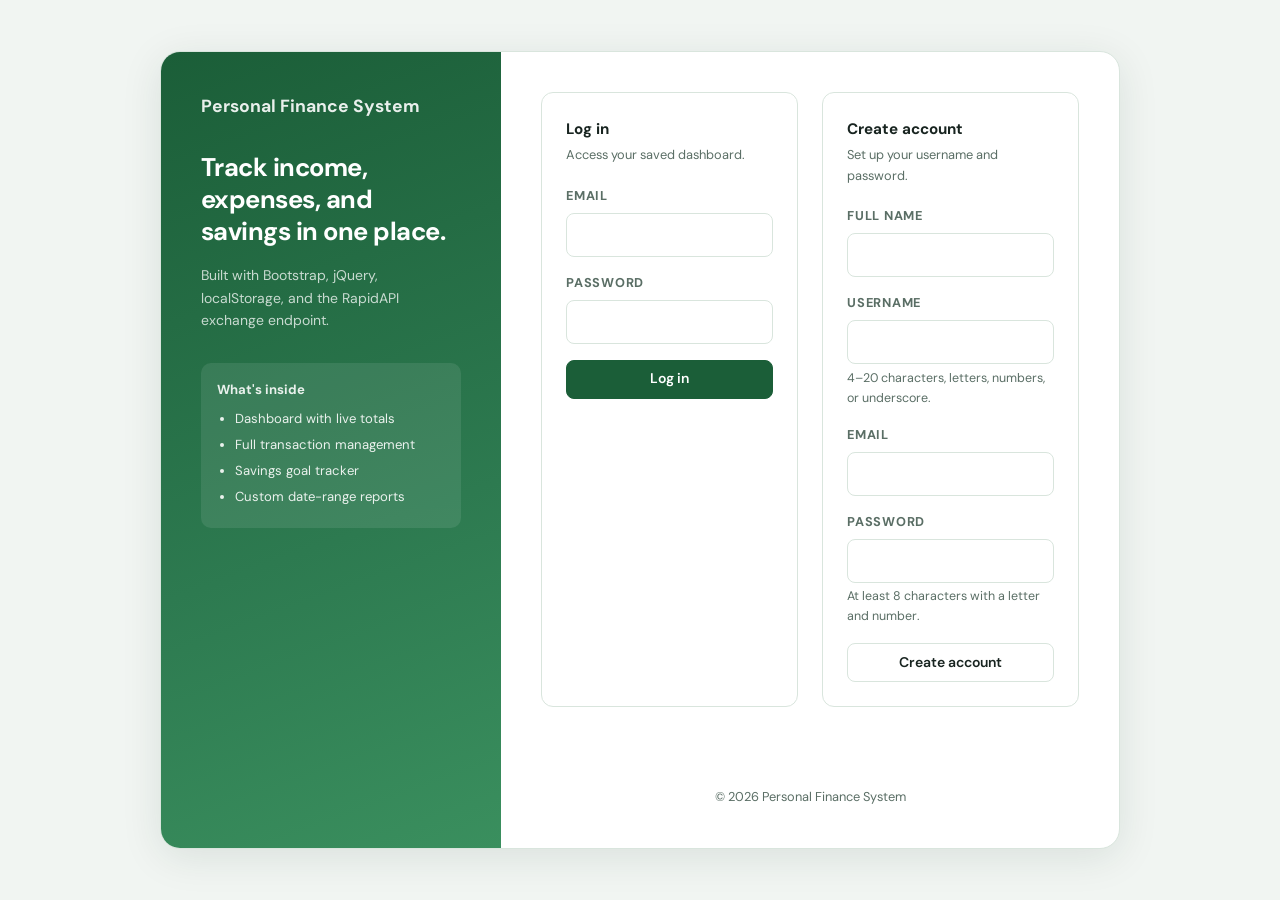
<file: index.html>
<!DOCTYPE html>
<html lang="en">
<head>
  <meta charset="UTF-8">
  <title>Personal Finance System</title>
  <script>
    (function () {
      var token = localStorage.getItem('pfmJwt');
      if (!token) { window.location.href = 'authentication.html'; return; }
      try {
        var p = JSON.parse(atob(token.split('.')[1]));
        if (p.exp * 1000 < Date.now()) {
          localStorage.removeItem('pfmJwt');
          window.location.href = 'authentication.html';
        } else {
          window.location.href = 'dashboard.html';
        }
      } catch (e) { window.location.href = 'authentication.html'; }
    })();
  </script>
</head>
<body></body>
</html>
</file>
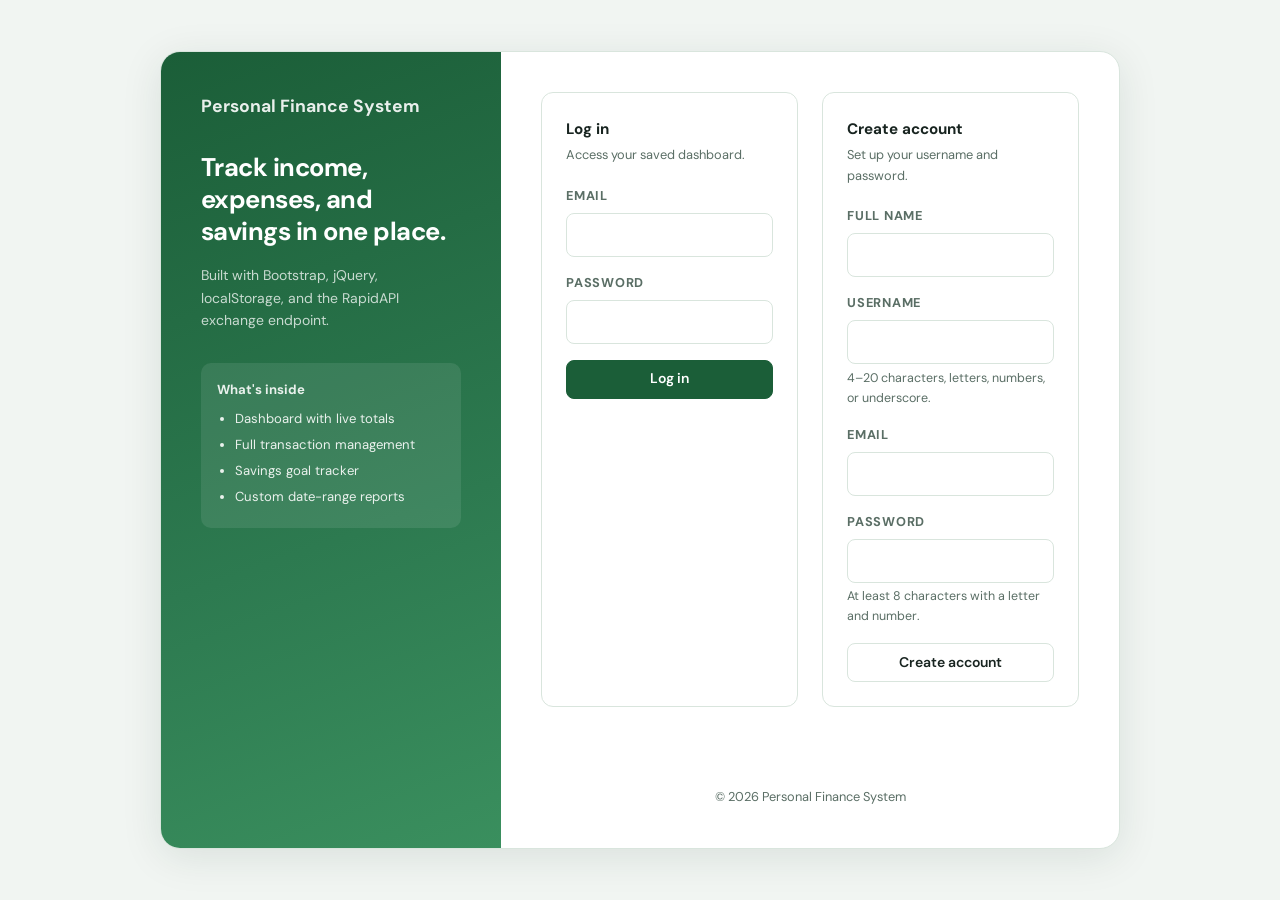
<file: authentication.html>
<!DOCTYPE html>
<html lang="en">
<head>
  <meta charset="UTF-8">
  <meta name="viewport" content="width=device-width, initial-scale=1.0">
  <title>Sign In | Personal Finance System</title>
  <link rel="preconnect" href="https://fonts.googleapis.com">
  <link rel="preconnect" href="https://fonts.gstatic.com" crossorigin>
  <link href="https://fonts.googleapis.com/css2?family=DM+Sans:wght@400;500;600;700&display=swap" rel="stylesheet">
  <link href="https://cdn.jsdelivr.net/npm/bootstrap@5.3.3/dist/css/bootstrap.min.css" rel="stylesheet">
  <link rel="stylesheet" href="styles/style.css">
</head>
<body>
  <div class="auth-layout">
    <div class="auth-card">

      <div class="auth-side">
        <div class="auth-brand">Personal Finance System</div>
        <div>
          <div class="auth-headline">Track income, expenses, and savings in one place.</div>
          <div class="auth-sub mt-3">Built with Bootstrap, jQuery, localStorage, and the RapidAPI exchange endpoint.</div>
        </div>
        <div class="auth-features">
          <div class="fw-bold mb-1" style="font-size:.82rem;">What's inside</div>
          <ul>
            <li>Dashboard with live totals</li>
            <li>Full transaction management</li>
            <li>Savings goal tracker</li>
            <li>Custom date-range reports</li>
          </ul>
        </div>
      </div>

      <div class="auth-forms">
        <div class="auth-forms-grid">

          <div class="auth-panel">
            <div class="auth-panel-title">Log in</div>
            <div class="auth-panel-sub">Access your saved dashboard.</div>
            <form id="loginForm" novalidate>
              <div class="field">
                <label class="form-label" for="loginEmail">Email</label>
                <input class="form-control" id="loginEmail" type="email" required>
              </div>
              <div class="field">
                <label class="form-label" for="loginPassword">Password</label>
                <input class="form-control" id="loginPassword" type="password" required>
              </div>
              <button class="btn btn-primary btn-w" type="submit">Log in</button>
            </form>
          </div>

          <div class="auth-panel">
            <div class="auth-panel-title">Create account</div>
            <div class="auth-panel-sub">Set up your username and password.</div>
            <form id="registerForm" novalidate>
              <div class="field">
                <label class="form-label" for="registerFullName">Full name</label>
                <input class="form-control" id="registerFullName" type="text" required>
              </div>
              <div class="field">
                <label class="form-label" for="registerUsername">Username</label>
                <input class="form-control" id="registerUsername" type="text" required>
                <div class="form-hint">4–20 characters, letters, numbers, or underscore.</div>
              </div>
              <div class="field">
                <label class="form-label" for="registerEmail">Email</label>
                <input class="form-control" id="registerEmail" type="email" required>
              </div>
              <div class="field">
                <label class="form-label" for="registerPassword">Password</label>
                <input class="form-control" id="registerPassword" type="password" required>
                <div class="form-hint">At least 8 characters with a letter and number.</div>
              </div>
              <button class="btn btn-outline btn-w" type="submit">Create account</button>
            </form>
          </div>

        </div>
        <div id="authMessage"></div>
        <div class="footer">© 2026 Personal Finance System</div>
      </div>

    </div>
  </div>

  <script src="https://code.jquery.com/jquery-3.7.1.min.js"></script>
  <script src="scripts/app.js"></script>
  <script>
    $(function () {
      if (PFM.getCurrentUser()) window.location.href = 'dashboard.html';
      var rules = PFM.getValidationMessages();

      $('#registerForm').on('submit', async function (e) {
        e.preventDefault();
        var fullName = $('#registerFullName').val().trim();
        var username = $('#registerUsername').val().trim();
        var email    = $('#registerEmail').val().trim().toLowerCase();
        var password = $('#registerPassword').val();

        if (!fullName)                       return PFM.showMessage('#authMessage', 'danger', 'Full name is required.');
        if (!PFM.validateUsername(username)) return PFM.showMessage('#authMessage', 'danger', rules.username);
        if (!PFM.validateEmail(email))       return PFM.showMessage('#authMessage', 'danger', rules.email);
        if (!PFM.validatePassword(password)) return PFM.showMessage('#authMessage', 'danger', rules.password);

        try {
          var res = await $.ajax({
            url: PFM.API_BASE + '/auth/register',
            method: 'POST', contentType: 'application/json',
            data: JSON.stringify({ fullName: fullName, username: username, email: email, password: password })
          });
          PFM.saveCurrentUser(res.token);
          window.location.href = 'profile-setup.html';
        } catch (xhr) {
          var msg = (xhr.responseJSON && xhr.responseJSON.error) || 'Registration failed.';
          PFM.showMessage('#authMessage', 'danger', msg);
        }
      });

      $('#loginForm').on('submit', async function (e) {
        e.preventDefault();
        var email    = $('#loginEmail').val().trim().toLowerCase();
        var password = $('#loginPassword').val();
        if (!PFM.validateEmail(email)) return PFM.showMessage('#authMessage', 'danger', rules.email);
        if (!password)                 return PFM.showMessage('#authMessage', 'danger', 'Enter your password.');

        try {
          var res = await $.ajax({
            url: PFM.API_BASE + '/auth/login',
            method: 'POST', contentType: 'application/json',
            data: JSON.stringify({ email: email, password: password })
          });
          PFM.saveCurrentUser(res.token);
          window.location.href = res.profileComplete ? 'dashboard.html' : 'profile-setup.html';
        } catch (xhr) {
          var msg = (xhr.responseJSON && xhr.responseJSON.error) || 'Incorrect email or password.';
          PFM.showMessage('#authMessage', 'danger', msg);
        }
      });
    });
  </script>
</body>
</html>
</file>
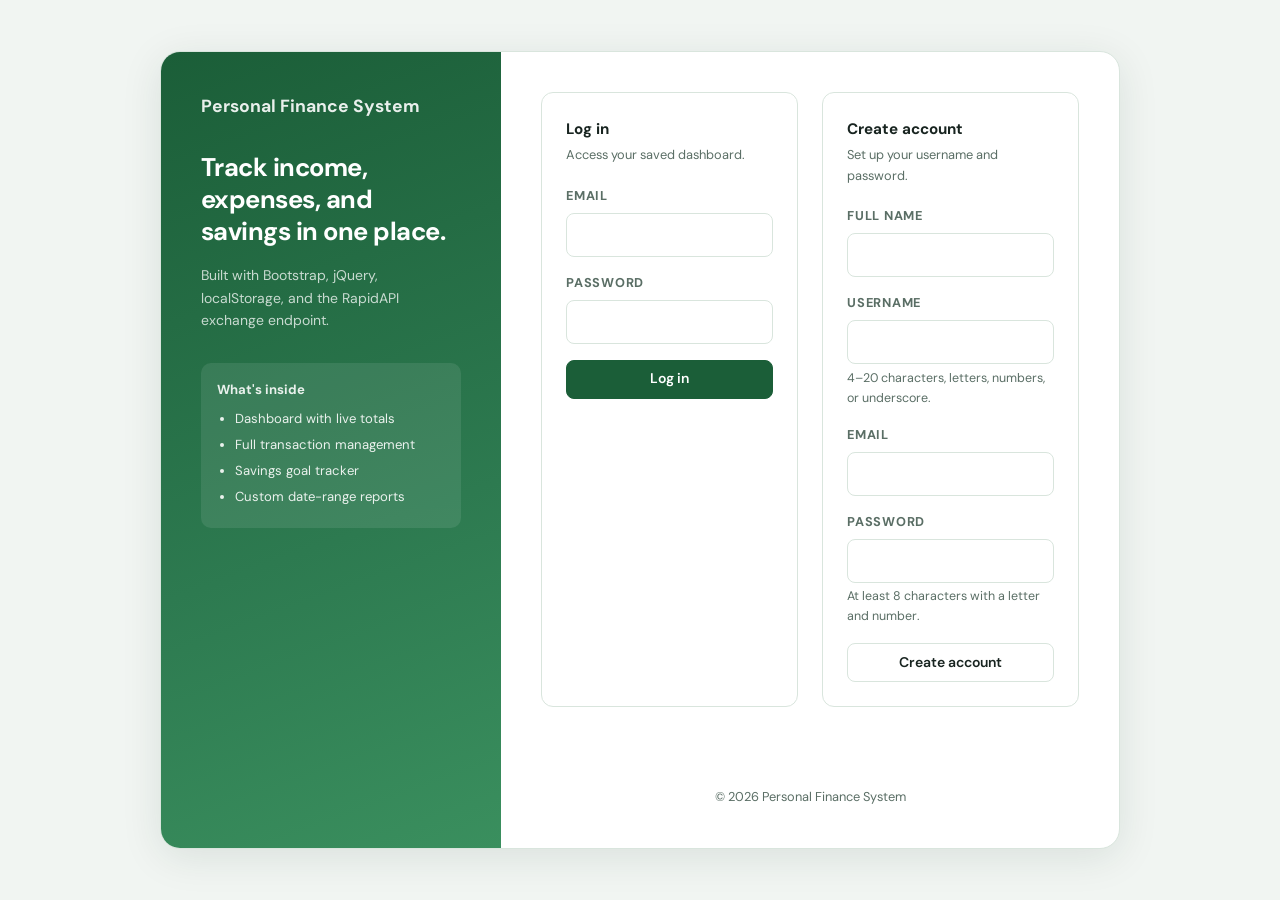
<file: dashboard.html>
<!DOCTYPE html>
<html lang="en">
<head>
  <meta charset="UTF-8">
  <meta name="viewport" content="width=device-width, initial-scale=1.0">
  <title>Dashboard | Personal Finance System</title>
  <link rel="preconnect" href="https://fonts.googleapis.com">
  <link rel="preconnect" href="https://fonts.gstatic.com" crossorigin>
  <link href="https://fonts.googleapis.com/css2?family=DM+Sans:wght@400;500;600;700&display=swap" rel="stylesheet">
  <link href="https://cdn.jsdelivr.net/npm/bootstrap@5.3.3/dist/css/bootstrap.min.css" rel="stylesheet">
  <link rel="stylesheet" href="styles/style.css">
</head>
<body>
  <div id="mainNavContainer"></div>
  <div class="wrap">
    <div class="frame">

      <div class="hero mb-3">
        <div class="row align-items-center g-3">
          <div class="col-md-8">
            <div class="kicker">Dashboard</div>
            <h1 class="page-title" id="welcomeText">Welcome!</h1>
            <p class="page-sub">A quick overview of your finances, recent activity, and savings progress.</p>
          </div>
          <div class="col-md-4">
            <div class="actions-row justify-content-md-end">
              <a class="btn btn-primary" href="new-transaction.html">Add transaction</a>
              <a class="btn btn-accent"  href="savings.html">Add to savings</a>
              <a class="btn btn-outline" href="reports.html">View report</a>
            </div>
          </div>
        </div>
      </div>

      <div class="stat-grid mb-3">
        <div class="stat-card highlight">
          <div class="stat-label">Total balance</div>
          <div class="stat-value" id="balanceValue"></div>
          <div class="stat-note">Income − expenses + savings</div>
        </div>
        <div class="stat-card">
          <div class="stat-label">Monthly income</div>
          <div class="stat-value" id="monthlyIncomeValue"></div>
          <div class="stat-note">Current month only</div>
        </div>
        <div class="stat-card">
          <div class="stat-label">Monthly expenses</div>
          <div class="stat-value" id="monthlyExpensesValue"></div>
          <div class="stat-note">Current month only</div>
        </div>
        <div class="stat-card">
          <div class="stat-label">Savings</div>
          <div class="stat-value" id="savingsValue"></div>
          <div class="stat-note" id="goalNote"></div>
          <div class="progress"><div class="progress-bar" id="savingsBar" style="width:0%"></div></div>
        </div>
      </div>

      <div class="row g-3">
        <div class="col-xl-7">
          <div class="section-card h-100">
            <div class="section-head">
              <div>
                <div class="section-title">Recent activity</div>
                <div class="section-desc">Latest 5 transactions</div>
              </div>
              <a class="btn btn-outline btn-sm" href="transactions.html">View all</a>
            </div>
            <div class="table-wrap">
              <table class="table">
                <thead>
                  <tr>
                    <th>Date</th>
                    <th>Type</th>
                    <th>Category</th>
                    <th>Description</th>
                    <th>Amount</th>
                  </tr>
                </thead>
                <tbody id="recentTableBody"></tbody>
              </table>
            </div>
          </div>
        </div>

        <div class="col-xl-5">
          <div class="row g-3 h-100">
            <div class="col-12">
              <div class="section-card">
                <div class="section-title mb-2">Article of the day</div>
                <div class="info-box">
                  <div class="fw-bold mb-1" id="articleTitle"></div>
                  <div class="text-muted" id="articleText"></div>
                </div>
              </div>
            </div>
            <div class="col-12">
              <div class="section-card">
                <div class="section-title mb-2">Performance indicator</div>
                <div class="info-box">
                  <div class="stat-label">Current status</div>
                  <div class="stat-value mb-1" id="kpiLabel"></div>
                  <div style="font-size:1.1rem;font-weight:700;margin-bottom:.35rem;" id="kpiValue"></div>
                  <div class="text-muted" style="font-size:.85rem;" id="kpiText"></div>
                </div>
              </div>
            </div>
          </div>
        </div>
      </div>

      <div class="footer">© 2026 Personal Finance System</div>
    </div>
  </div>

  <script src="https://code.jquery.com/jquery-3.7.1.min.js"></script>
  <script src="https://cdn.jsdelivr.net/npm/bootstrap@5.3.3/dist/js/bootstrap.bundle.min.js"></script>
  <script src="scripts/app.js"></script>
  <script>
    $(async function () {
      PFM.requireLogin();
      PFM.renderNav('dashboard');

      try {
        var data    = await $.ajax({ url: PFM.API_BASE + '/dashboard', headers: PFM.getAuthHeaders() });
        var cur     = data.profile.currency;
        var article = PFM.getArticleOfDay();

        $('#welcomeText').text('Welcome, ' + data.profile.fullName + '!');
        $('#balanceValue').text(PFM.formatAmount(data.totals.balance, cur));
        $('#monthlyIncomeValue').text(PFM.formatAmount(data.monthly.income, cur));
        $('#monthlyExpensesValue').text(PFM.formatAmount(data.monthly.expenses, cur));
        $('#savingsValue').text(PFM.formatAmount(data.profile.totalSavings, cur));
        $('#goalNote').text('Goal: ' + PFM.formatAmount(data.profile.savingsGoal, cur) + ' · ' + data.savingsProgress.toFixed(0) + '% reached');
        $('#savingsBar').css('width', data.savingsProgress + '%');
        $('#articleTitle').text(article.title);
        $('#articleText').text(article.text);
        $('#kpiLabel').text(data.kpi.label);
        $('#kpiValue').text(data.kpi.value.toFixed(1) + '%');
        $('#kpiText').text('How much of this month\'s income remains after expenses.');

        if (!data.recentTransactions.length) {
          $('#recentTableBody').html('<tr><td colspan="5"><div class="empty">No transactions yet. Add your first income or expense.</div></td></tr>');
        } else {
          var html = '';
          data.recentTransactions.forEach(function (item) {
            var isIncome = item.type === 'Income';
            html += '<tr>' +
              '<td>' + item.date + '</td>' +
              '<td><span class="badge badge-' + (isIncome ? 'income' : 'expense') + '">' + item.type + '</span></td>' +
              '<td>' + item.category + '</td>' +
              '<td>' + item.description + '</td>' +
              '<td class="' + (isIncome ? 'amt-income' : 'amt-expense') + '">' + (isIncome ? '+' : '-') + PFM.formatAmount(item.amount, cur) + '</td>' +
              '</tr>';
          });
          $('#recentTableBody').html(html);
        }
      } catch (xhr) {
        if (xhr.status === 401) { PFM.logout(); window.location.href = 'authentication.html'; }
        if (xhr.status === 404) window.location.href = 'profile-setup.html';
      }
    });
  </script>
</body>
</html>
</file>
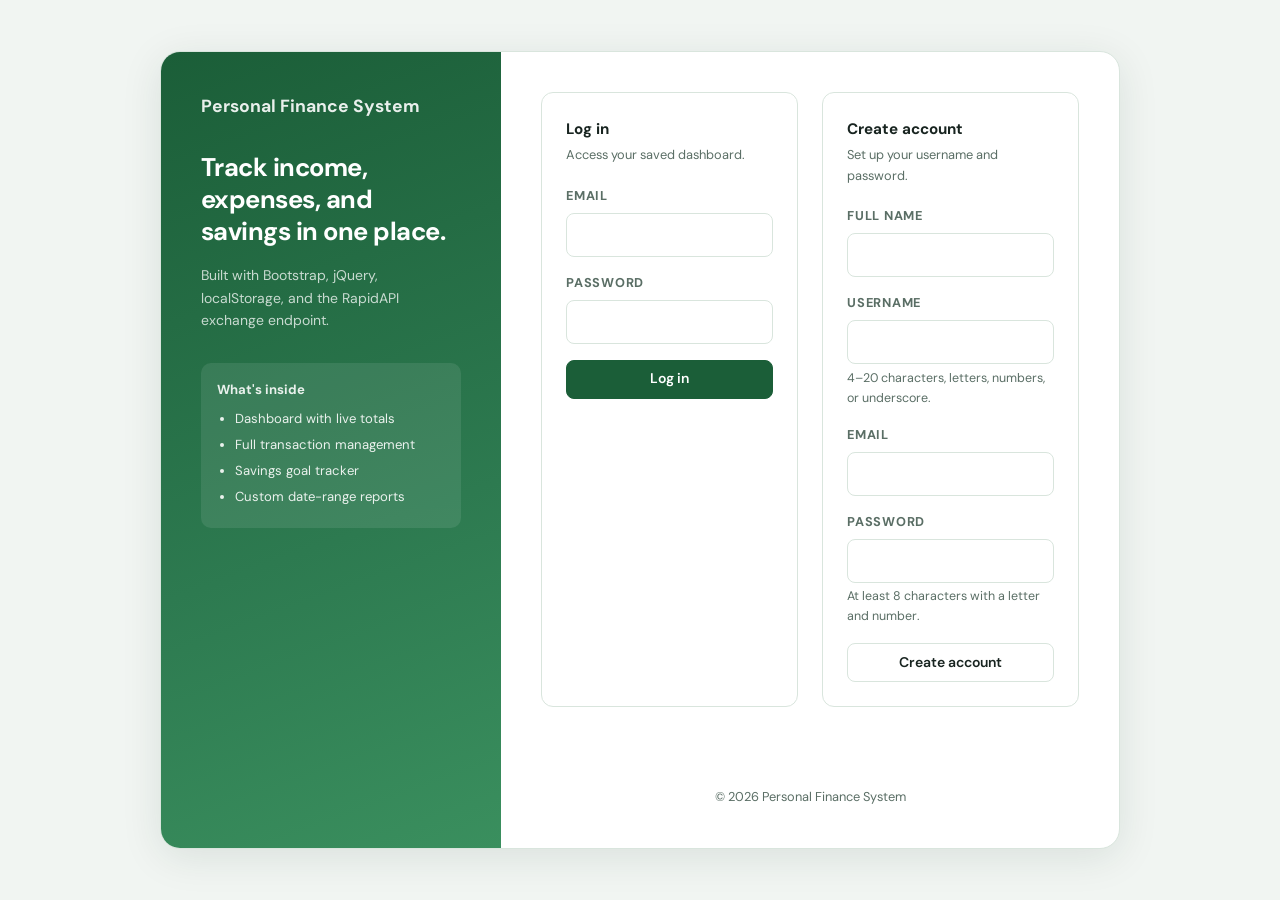
<file: edit-transaction.html>
<!DOCTYPE html>
<html lang="en">
<head>
  <meta charset="UTF-8">
  <meta name="viewport" content="width=device-width, initial-scale=1.0">
  <title>Edit Transaction | Personal Finance System</title>
  <link rel="preconnect" href="https://fonts.googleapis.com">
  <link rel="preconnect" href="https://fonts.gstatic.com" crossorigin>
  <link href="https://fonts.googleapis.com/css2?family=DM+Sans:wght@400;500;600;700&display=swap" rel="stylesheet">
  <link href="https://cdn.jsdelivr.net/npm/bootstrap@5.3.3/dist/css/bootstrap.min.css" rel="stylesheet">
  <link rel="stylesheet" href="styles/style.css">
</head>
<body>
  <div id="mainNavContainer"></div>
  <div class="wrap">
    <div class="frame">

      <div class="hero mb-3">
        <div class="kicker">Transactions</div>
        <h1 class="page-title">Edit transaction</h1>
        <p class="page-sub">Update the details and keep the category aligned with the type.</p>
      </div>

      <div class="section-card">
        <form id="editTransactionForm" novalidate>
          <div class="row g-3">
            <div class="col-md-6">
              <label class="form-label" for="transactionDate">Date</label>
              <input class="form-control" id="transactionDate" type="date" required>
            </div>
            <div class="col-md-6">
              <label class="form-label" for="transactionType">Type</label>
              <select class="form-select" id="transactionType">
                <option value="Income">Income</option>
                <option value="Expense">Expense</option>
              </select>
            </div>
            <div class="col-md-6">
              <label class="form-label" for="category">Category</label>
              <select class="form-select" id="category" required></select>
            </div>
            <div class="col-md-6">
              <label class="form-label" for="status">Status</label>
              <select class="form-select" id="status">
                <option value="Completed">Completed</option>
                <option value="Pending">Pending</option>
                <option value="Verified">Verified</option>
                <option value="Flagged">Flagged</option>
              </select>
            </div>
            <div class="col-12">
              <label class="form-label" for="description">Description</label>
              <input class="form-control" id="description" type="text" required>
            </div>
            <div class="col-md-6">
              <label class="form-label" for="amount">Amount</label>
              <input class="form-control" id="amount" type="number" min="0.01" step="0.01" required>
            </div>
          </div>
          <div class="actions-row mt-4">
            <a class="btn btn-outline" href="transactions.html">Cancel</a>
            <button class="btn btn-primary" type="submit">Update transaction</button>
          </div>
        </form>
        <div id="editMessage" class="mt-3"></div>
      </div>

      <div class="footer">© 2026 Personal Finance System</div>
    </div>
  </div>

  <script src="https://code.jquery.com/jquery-3.7.1.min.js"></script>
  <script src="https://cdn.jsdelivr.net/npm/bootstrap@5.3.3/dist/js/bootstrap.bundle.min.js"></script>
  <script src="scripts/app.js"></script>
  <script>
    $(async function () {
      PFM.requireLogin();
      PFM.renderNav('transactions');
      var id = PFM.queryId();

      var transaction;
      try {
        transaction = await $.ajax({ url: PFM.API_BASE + '/transactions/' + id, headers: PFM.getAuthHeaders() });
      } catch (xhr) {
        PFM.showMessage('#editMessage', 'danger', 'Transaction not found.');
        return;
      }

      $('#transactionDate').val(transaction.date);
      $('#transactionType').val(transaction.type);
      PFM.fillCategoryOptions('#transactionType', '#category', transaction.category);
      $('#status').val(transaction.status);
      $('#description').val(transaction.description);
      $('#amount').val(transaction.amount);

      $('#transactionType').on('change', function () {
        PFM.fillCategoryOptions('#transactionType', '#category');
      });

      $('#editTransactionForm').on('submit', async function (e) {
        e.preventDefault();
        if (!$('#category').val()) return PFM.showMessage('#editMessage', 'danger', 'Select a category.');

        try {
          await $.ajax({
            url: PFM.API_BASE + '/transactions/' + id,
            method: 'PUT', contentType: 'application/json',
            headers: PFM.getAuthHeaders(),
            data: JSON.stringify({
              date:        $('#transactionDate').val(),
              type:        $('#transactionType').val(),
              category:    $('#category').val(),
              description: $('#description').val().trim(),
              amount:      Number($('#amount').val()),
              status:      $('#status').val()
            })
          });
          PFM.showMessage('#editMessage', 'success', 'Transaction updated. Redirecting…');
          setTimeout(function () { window.location.href = 'transactions.html'; }, 900);
        } catch (xhr) {
          var msg = (xhr.responseJSON && xhr.responseJSON.error) || 'Update failed.';
          PFM.showMessage('#editMessage', 'danger', msg);
        }
      });
    });
  </script>
</body>
</html>
</file>
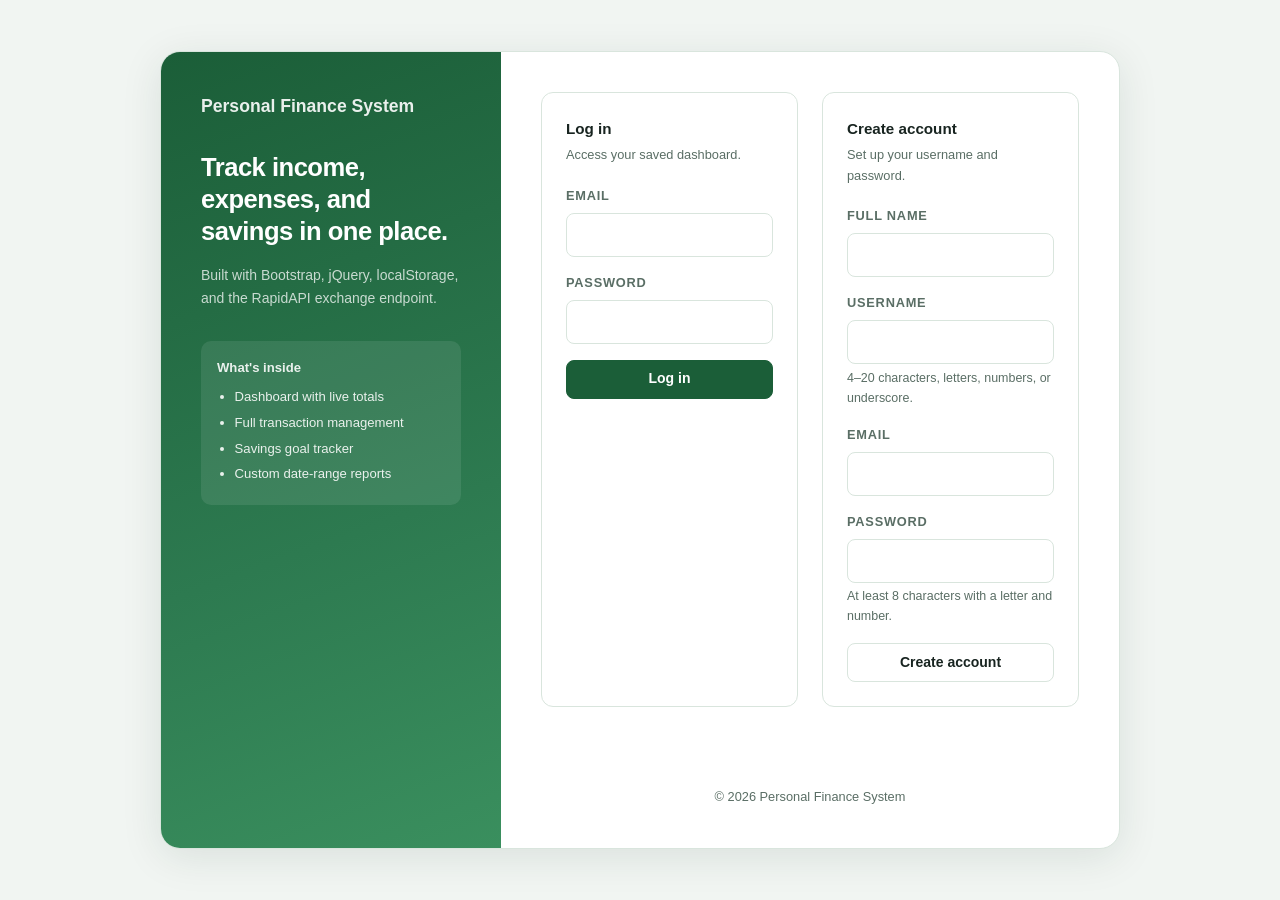
<file: edit_transaction.html>
<!DOCTYPE html>
<html lang="en">
<head>
  <meta charset="UTF-8">
  <meta name="viewport" content="width=device-width, initial-scale=1.0">
  <title>Edit Transaction | Personal Finance System</title>
  <link rel="preconnect" href="https://fonts.googleapis.com">
  <link rel="preconnect" href="https://fonts.gstatic.com" crossorigin>
  <link href="https://fonts.googleapis.com/css2?family=DM+Sans:wght@400;500;600;700&display=swap" rel="stylesheet">
  <link href="https://cdn.jsdelivr.net/npm/bootstrap@5.3.3/dist/css/bootstrap.min.css" rel="stylesheet">
  <link rel="stylesheet" href="styles/style.css">
</head>
<body>
  <div id="mainNavContainer"></div>
  <div class="wrap">
    <div class="frame">

      <div class="hero mb-3">
        <div class="kicker">Transactions</div>
        <h1 class="page-title">Edit transaction</h1>
        <p class="page-sub">Update the details and keep the category aligned with the type.</p>
      </div>

      <div class="section-card">
        <form id="editTransactionForm" novalidate>
          <div class="row g-3">
            <div class="col-md-6">
              <label class="form-label" for="transactionDate">Date</label>
              <input class="form-control" id="transactionDate" type="date" required>
            </div>
            <div class="col-md-6">
              <label class="form-label" for="transactionType">Type</label>
              <select class="form-select" id="transactionType">
                <option value="Income">Income</option>
                <option value="Expense">Expense</option>
              </select>
            </div>
            <div class="col-md-6">
              <label class="form-label" for="category">Category</label>
              <select class="form-select" id="category" required></select>
            </div>
            <div class="col-md-6">
              <label class="form-label" for="status">Status</label>
              <select class="form-select" id="status">
                <option value="Completed">Completed</option>
                <option value="Pending">Pending</option>
                <option value="Verified">Verified</option>
                <option value="Flagged">Flagged</option>
              </select>
            </div>
            <div class="col-12">
              <label class="form-label" for="description">Description</label>
              <input class="form-control" id="description" type="text" required>
            </div>
            <div class="col-md-6">
              <label class="form-label" for="amount">Amount</label>
              <input class="form-control" id="amount" type="number" min="0.01" step="0.01" required>
            </div>
          </div>
          <div class="actions-row mt-4">
            <a class="btn btn-outline" href="transactions.html">Cancel</a>
            <button class="btn btn-primary" type="submit">Update transaction</button>
          </div>
        </form>
        <div id="editMessage" class="mt-3"></div>
      </div>

      <div class="footer">© 2026 Personal Finance System</div>
    </div>
  </div>

  <script src="https://code.jquery.com/jquery-3.7.1.min.js"></script>
  <script src="https://cdn.jsdelivr.net/npm/bootstrap@5.3.3/dist/js/bootstrap.bundle.min.js"></script>
  <script src="scripts/app.js"></script>
  <script>
    $(function () {
      PFM.requireLogin();
      PFM.renderNav('transactions');
      var id          = PFM.queryId();
      var transaction = PFM.getTransactionById(id);
      if (!transaction) { PFM.showMessage('#editMessage', 'danger', 'Transaction not found.'); return; }

      $('#transactionDate').val(transaction.date);
      $('#transactionType').val(transaction.type);
      PFM.fillCategoryOptions('#transactionType', '#category', transaction.category);
      $('#status').val(transaction.status);
      $('#description').val(transaction.description);
      $('#amount').val(transaction.amount);

      $('#transactionType').on('change', function () {
        PFM.fillCategoryOptions('#transactionType', '#category');
      });

      $('#editTransactionForm').on('submit', function (e) {
        e.preventDefault();
        if (!$('#category').val()) return PFM.showMessage('#editMessage', 'danger', 'Select a category.');

        PFM.updateTransaction(id, {
          date:        $('#transactionDate').val(),
          type:        $('#transactionType').val(),
          category:    $('#category').val(),
          description: $('#description').val().trim(),
          amount:      Number($('#amount').val()),
          status:      $('#status').val()
        });

        PFM.showMessage('#editMessage', 'success', 'Transaction updated. Redirecting…');
        setTimeout(function () { window.location.href = 'transactions.html'; }, 900);
      });
    });
  </script>
</body>
</html>
</file>
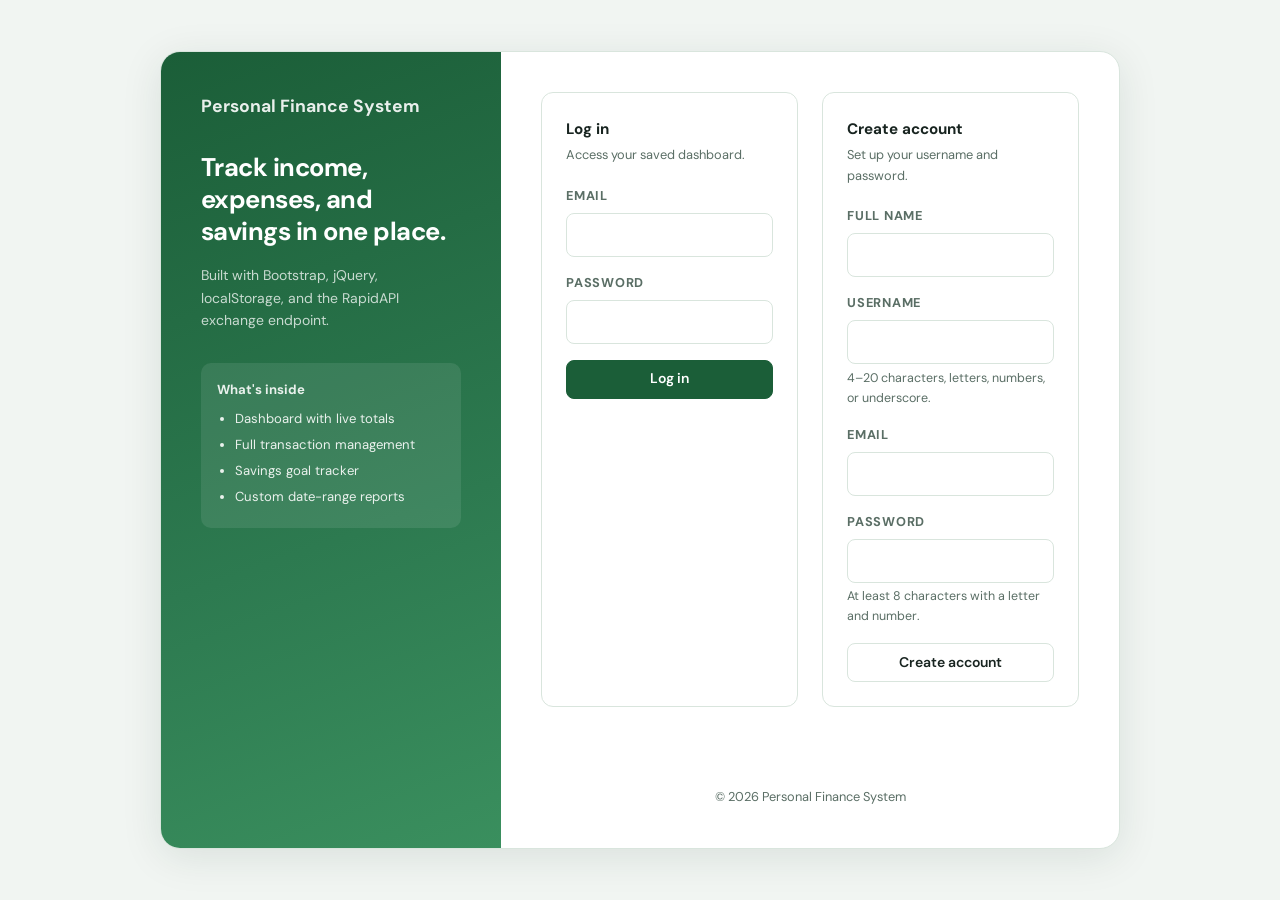
<file: new-transaction.html>
<!DOCTYPE html>
<html lang="en">
<head>
  <meta charset="UTF-8">
  <meta name="viewport" content="width=device-width, initial-scale=1.0">
  <title>New Transaction | Personal Finance System</title>
  <link rel="preconnect" href="https://fonts.googleapis.com">
  <link rel="preconnect" href="https://fonts.gstatic.com" crossorigin>
  <link href="https://fonts.googleapis.com/css2?family=DM+Sans:wght@400;500;600;700&display=swap" rel="stylesheet">
  <link href="https://cdn.jsdelivr.net/npm/bootstrap@5.3.3/dist/css/bootstrap.min.css" rel="stylesheet">
  <link rel="stylesheet" href="styles/style.css">
</head>
<body>
  <div id="mainNavContainer"></div>
  <div class="wrap">
    <div class="frame">

      <div class="hero mb-3">
        <div class="kicker">Transactions</div>
        <h1 class="page-title">Add a new transaction</h1>
        <p class="page-sub">Choose the type first so the category list shows matching options.</p>
      </div>

      <div class="section-card">
        <form id="transactionForm" novalidate>
          <div class="row g-3">
            <div class="col-md-6">
              <label class="form-label" for="transactionDate">Date</label>
              <input class="form-control" id="transactionDate" type="date" required>
            </div>
            <div class="col-md-6">
              <label class="form-label" for="transactionType">Type</label>
              <select class="form-select" id="transactionType">
                <option value="Income">Income</option>
                <option value="Expense">Expense</option>
              </select>
            </div>
            <div class="col-md-6">
              <label class="form-label" for="category">Category</label>
              <select class="form-select" id="category" required></select>
            </div>
            <div class="col-md-6">
              <label class="form-label" for="status">Status</label>
              <select class="form-select" id="status">
                <option value="Completed">Completed</option>
                <option value="Pending">Pending</option>
                <option value="Verified">Verified</option>
              </select>
            </div>
            <div class="col-12">
              <label class="form-label" for="description">Description</label>
              <input class="form-control" id="description" type="text" placeholder="e.g. Weekly groceries" required>
            </div>
            <div class="col-md-6">
              <label class="form-label" for="amount">Amount</label>
              <input class="form-control" id="amount" type="number" min="0.01" step="0.01" required>
            </div>
          </div>
          <div class="actions-row mt-4">
            <a class="btn btn-outline" href="transactions.html">Cancel</a>
            <button class="btn btn-primary" type="submit">Save transaction</button>
          </div>
        </form>
        <div id="transactionMessage" class="mt-3"></div>
      </div>

      <div class="footer">© 2026 Personal Finance System</div>
    </div>
  </div>

  <script src="https://code.jquery.com/jquery-3.7.1.min.js"></script>
  <script src="https://cdn.jsdelivr.net/npm/bootstrap@5.3.3/dist/js/bootstrap.bundle.min.js"></script>
  <script src="scripts/app.js"></script>
  <script>
    $(function () {
      PFM.requireLogin();
      PFM.renderNav('transactions');
      $('#transactionDate').val(new Date().toISOString().split('T')[0]);
      PFM.fillCategoryOptions('#transactionType', '#category');
      $('#transactionType').on('change', function () {
        PFM.fillCategoryOptions('#transactionType', '#category');
      });

      $('#transactionForm').on('submit', async function (e) {
        e.preventDefault();
        if (!$('#category').val())           return PFM.showMessage('#transactionMessage', 'danger', 'Select a category.');
        if (!$('#description').val().trim()) return PFM.showMessage('#transactionMessage', 'danger', 'Enter a description.');
        if (Number($('#amount').val()) <= 0) return PFM.showMessage('#transactionMessage', 'danger', 'Amount must be greater than 0.');

        try {
          await $.ajax({
            url: PFM.API_BASE + '/transactions',
            method: 'POST', contentType: 'application/json',
            headers: PFM.getAuthHeaders(),
            data: JSON.stringify({
              date:        $('#transactionDate').val(),
              type:        $('#transactionType').val(),
              category:    $('#category').val(),
              description: $('#description').val().trim(),
              amount:      Number($('#amount').val()),
              status:      $('#status').val()
            })
          });
          PFM.showMessage('#transactionMessage', 'success', 'Transaction saved. Redirecting…');
          setTimeout(function () { window.location.href = 'transactions.html'; }, 900);
        } catch (xhr) {
          var msg = (xhr.responseJSON && xhr.responseJSON.error) || 'Save failed.';
          PFM.showMessage('#transactionMessage', 'danger', msg);
        }
      });
    });
  </script>
</body>
</html>
</file>
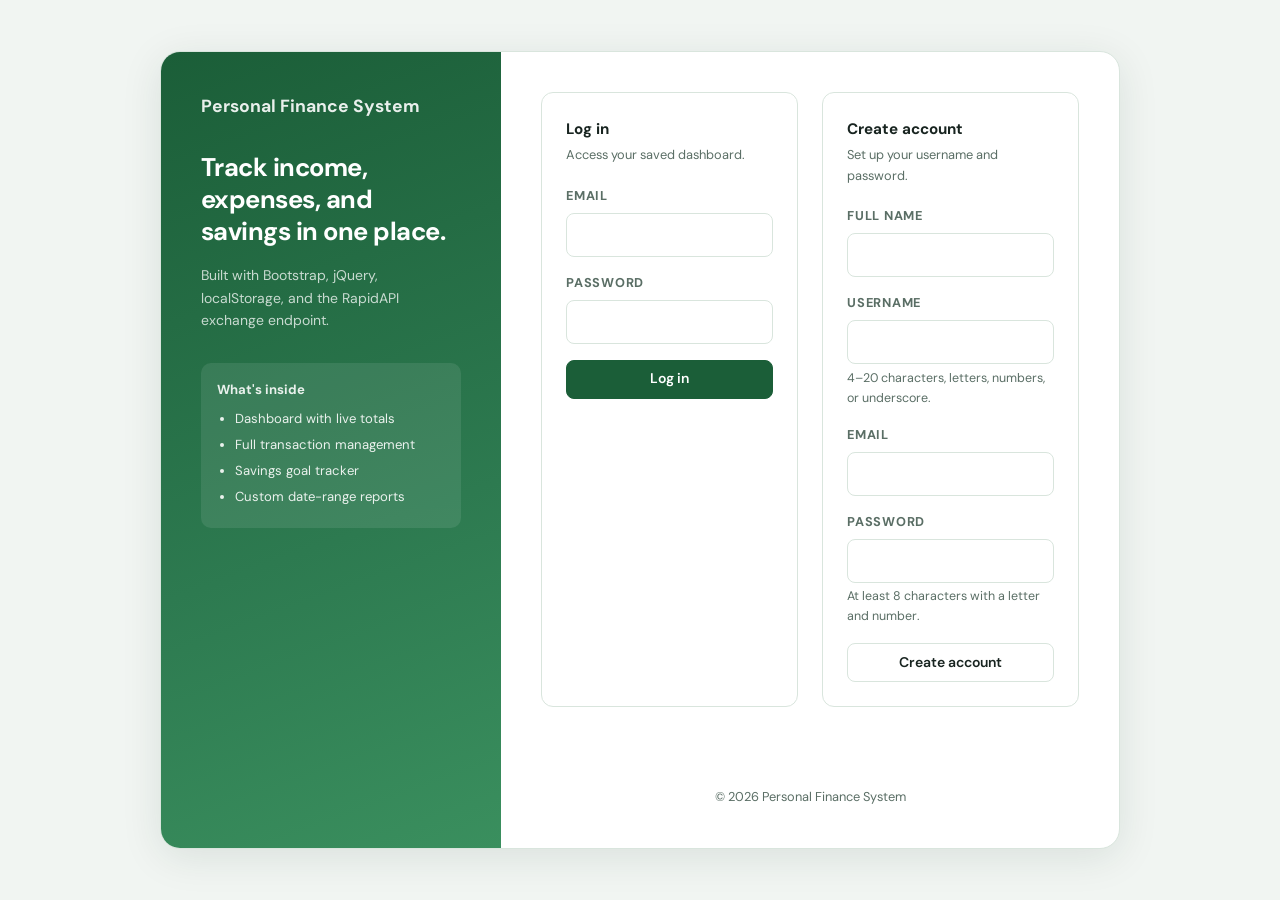
<file: profile-setup.html>
<!DOCTYPE html>
<html lang="en">
<head>
  <meta charset="UTF-8">
  <meta name="viewport" content="width=device-width, initial-scale=1.0">
  <title>Profile Setup | Personal Finance System</title>
  <link rel="preconnect" href="https://fonts.googleapis.com">
  <link rel="preconnect" href="https://fonts.gstatic.com" crossorigin>
  <link href="https://fonts.googleapis.com/css2?family=DM+Sans:wght@400;500;600;700&display=swap" rel="stylesheet">
  <link href="https://cdn.jsdelivr.net/npm/bootstrap@5.3.3/dist/css/bootstrap.min.css" rel="stylesheet">
  <link rel="stylesheet" href="styles/style.css">
</head>
<body>
  <div class="wrap">
    <div class="frame" style="max-width:700px;">

      <div class="hero mb-3">
        <div class="kicker">Profile setup</div>
        <h1 class="page-title">Finish your account</h1>
        <p class="page-sub">Add personal details and set your preferred currency and savings goal.</p>
      </div>

      <div class="section-card">
        <form id="profileSetupForm" novalidate>
          <div class="row g-3">
            <div class="col-md-6">
              <label class="form-label" for="fullName">Full name</label>
              <input class="form-control" id="fullName" type="text" required>
            </div>
            <div class="col-md-6">
              <label class="form-label" for="username">Username</label>
              <input class="form-control" id="username" type="text" required>
            </div>
            <div class="col-md-6">
              <label class="form-label" for="email">Email</label>
              <input class="form-control" id="email" type="email" readonly>
            </div>
            <div class="col-md-6">
              <label class="form-label" for="phone">Phone</label>
              <input class="form-control" id="phone" type="text" required>
            </div>
            <div class="col-md-6">
              <label class="form-label" for="age">Age</label>
              <input class="form-control" id="age" type="number" min="1" max="120" required>
            </div>
            <div class="col-md-6">
              <label class="form-label" for="occupation">Occupation</label>
              <input class="form-control" id="occupation" type="text" required>
            </div>
            <div class="col-md-6">
              <label class="form-label" for="currency">Default currency</label>
              <select class="form-select" id="currency">
                <option value="EUR">EUR — Euro</option>
                <option value="USD">USD — US Dollar</option>
                <option value="LEK">LEK — Albanian Lek</option>
              </select>
            </div>
            <div class="col-md-6">
              <label class="form-label" for="savingsGoal">Savings goal</label>
              <input class="form-control" id="savingsGoal" type="number" min="0" step="0.01" value="0">
            </div>
          </div>
          <div class="mt-4">
            <button class="btn btn-primary" type="submit">Save and open dashboard</button>
          </div>
        </form>
        <div id="setupMessage" class="mt-3"></div>
      </div>

      <div class="footer">© 2026 Personal Finance System</div>
    </div>
  </div>

  <script src="https://code.jquery.com/jquery-3.7.1.min.js"></script>
  <script src="scripts/app.js"></script>
  <script>
    $(async function () {
      PFM.requireLogin();

      var currentUser = PFM.getCurrentUser();
      $('#email').val(currentUser ? currentUser.email : '');
      $('#fullName').val(currentUser ? currentUser.fullName : '');
      $('#username').val(currentUser ? currentUser.username : '');

      try {
        var profile = await PFM.getProfile();
        if (profile.phone) $('#phone').val(profile.phone);
        if (profile.age)   $('#age').val(profile.age);
        if (profile.occupation) $('#occupation').val(profile.occupation);
        $('#currency').val(profile.currency || 'EUR');
        $('#savingsGoal').val(profile.savingsGoal || 0);
      } catch (e) { /* new user — profile doesn't exist yet */ }

      $('#profileSetupForm').on('submit', async function (e) {
        e.preventDefault();
        var rules    = PFM.getValidationMessages();
        var username = $('#username').val().trim();
        if (!$('#fullName').val().trim()) return PFM.showMessage('#setupMessage', 'danger', 'Full name is required.');
        if (!PFM.validateUsername(username)) return PFM.showMessage('#setupMessage', 'danger', rules.username);
        if (!$('#phone').val().trim())    return PFM.showMessage('#setupMessage', 'danger', 'Phone is required.');

        try {
          await $.ajax({
            url: PFM.API_BASE + '/profile',
            method: 'PUT', contentType: 'application/json',
            headers: PFM.getAuthHeaders(),
            data: JSON.stringify({
              fullName:     $('#fullName').val().trim(),
              username:     username,
              phone:        $('#phone').val().trim(),
              age:          $('#age').val() ? parseInt($('#age').val()) : null,
              occupation:   $('#occupation').val().trim(),
              currency:     $('#currency').val(),
              savingsGoal:  Number($('#savingsGoal').val() || 0),
              totalSavings: 0
            })
          });
          window.location.href = 'dashboard.html';
        } catch (xhr) {
          var msg = (xhr.responseJSON && xhr.responseJSON.error) || 'Setup failed.';
          PFM.showMessage('#setupMessage', 'danger', msg);
        }
      });
    });
  </script>
</body>
</html>
</file>
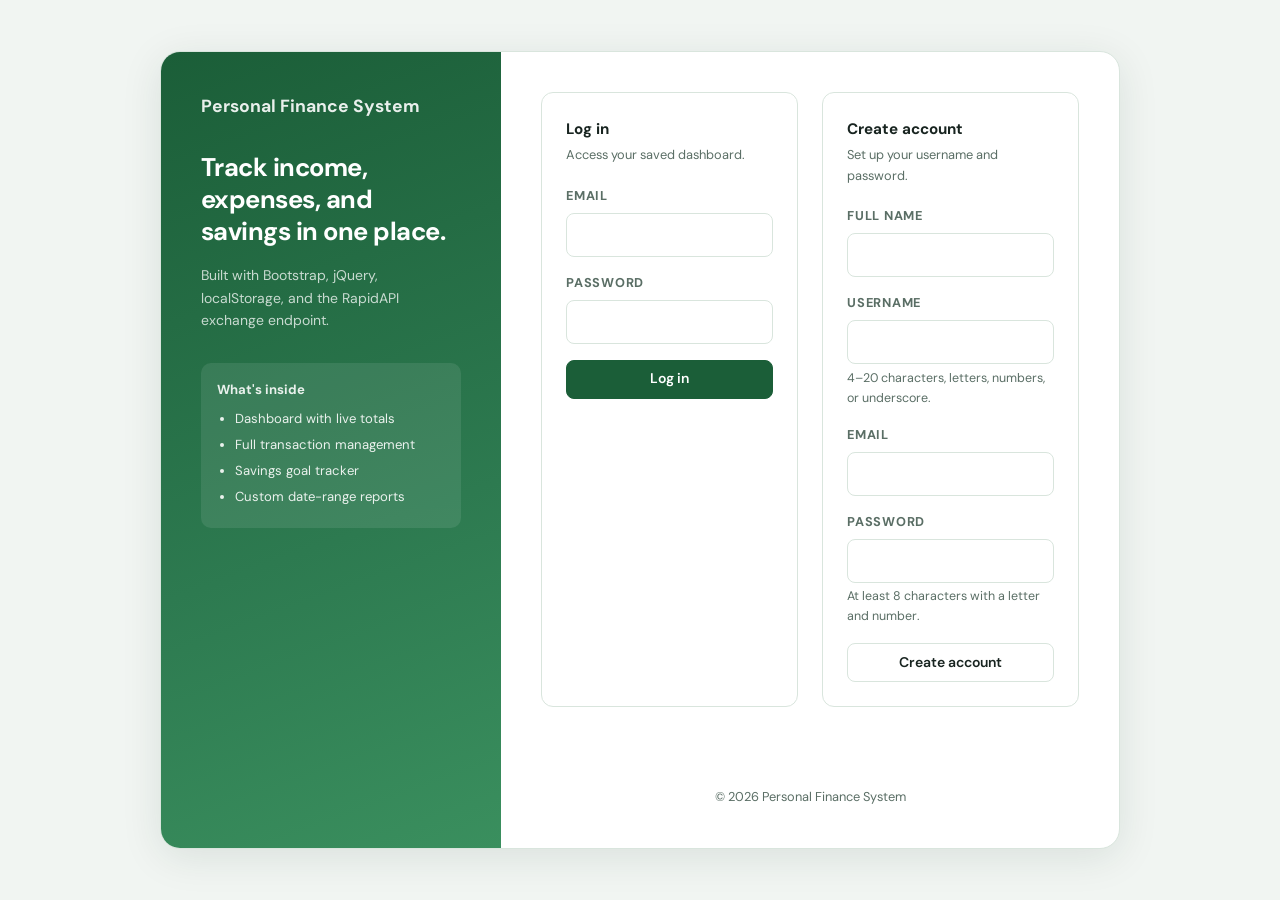
<file: profile.html>
<!DOCTYPE html>
<html lang="en">
<head>
  <meta charset="UTF-8">
  <meta name="viewport" content="width=device-width, initial-scale=1.0">
  <title>Profile | Personal Finance System</title>
  <link rel="preconnect" href="https://fonts.googleapis.com">
  <link rel="preconnect" href="https://fonts.gstatic.com" crossorigin>
  <link href="https://fonts.googleapis.com/css2?family=DM+Sans:wght@400;500;600;700&display=swap" rel="stylesheet">
  <link href="https://cdn.jsdelivr.net/npm/bootstrap@5.3.3/dist/css/bootstrap.min.css" rel="stylesheet">
  <link rel="stylesheet" href="styles/style.css">
</head>
<body>
  <div id="mainNavContainer"></div>
  <div class="wrap">
    <div class="frame" style="max-width:760px;">

      <div class="hero mb-3">
        <div class="kicker">Profile</div>
        <h1 class="page-title">Edit your profile</h1>
        <p class="page-sub">
          Manage personal details and your display currency.
          Changing currency will convert all your financial amounts via the exchange-rate API, including savings, goals, balances, and transactions.
        </p>
      </div>

      <div class="section-card">
        <form id="profileForm" novalidate>
          <div class="row g-3">
            <div class="col-md-6">
              <label class="form-label" for="fullName">Full name</label>
              <input class="form-control" id="fullName" type="text" required>
            </div>
            <div class="col-md-6">
              <label class="form-label" for="username">Username</label>
              <input class="form-control" id="username" type="text" required>
            </div>
            <div class="col-md-6">
              <label class="form-label" for="email">Email</label>
              <input class="form-control" id="email" type="email" readonly>
            </div>
            <div class="col-md-6">
              <label class="form-label" for="phone">Phone</label>
              <input class="form-control" id="phone" type="text">
            </div>
            <div class="col-md-6">
              <label class="form-label" for="age">Age</label>
              <input class="form-control" id="age" type="number" min="1" max="120">
            </div>
            <div class="col-md-6">
              <label class="form-label" for="occupation">Occupation</label>
              <input class="form-control" id="occupation" type="text">
            </div>
            <div class="col-md-6">
              <label class="form-label" for="currency">Currency</label>
              <select class="form-select" id="currency">
                <option value="EUR">EUR — Euro</option>
                <option value="USD">USD — US Dollar</option>
                <option value="LEK">LEK — Albanian Lek</option>
              </select>
              <div class="form-hint">Changing this converts all stored financial amounts to the new currency.</div>
            </div>
            <div class="col-md-6">
              <label class="form-label" for="savingsGoal">Savings goal</label>
              <input class="form-control" id="savingsGoal" type="number" min="0" step="0.01">
            </div>
          </div>
          <div class="actions-row mt-4">
            <button class="btn btn-primary" type="submit" id="saveBtn">Save profile</button>
            <a class="btn btn-outline" href="dashboard.html">Back to dashboard</a>
          </div>
        </form>
        <div id="profileMessage" class="mt-3"></div>
      </div>

      <div class="footer">© 2026 Personal Finance System</div>
    </div>
  </div>

  <script src="https://code.jquery.com/jquery-3.7.1.min.js"></script>
  <script src="https://cdn.jsdelivr.net/npm/bootstrap@5.3.3/dist/js/bootstrap.bundle.min.js"></script>
  <script src="scripts/app.js"></script>
  <script>
    $(async function () {
      PFM.requireLogin();
      PFM.renderNav('profile');

      var profile, originalCurrency;
      try {
        profile = await PFM.getProfile();
        originalCurrency = profile.currency || 'EUR';
        $('#fullName').val(profile.fullName || '');
        $('#username').val(profile.username || '');
        $('#email').val(profile.email || '');
        $('#phone').val(profile.phone || '');
        $('#age').val(profile.age || '');
        $('#occupation').val(profile.occupation || '');
        $('#currency').val(profile.currency || 'EUR');
        $('#savingsGoal').val(profile.savingsGoal || 0);
      } catch (xhr) {
        if (xhr.status === 401) { PFM.logout(); window.location.href = 'authentication.html'; }
        return;
      }

      $('#profileForm').on('submit', async function (e) {
        e.preventDefault();
        var rules    = PFM.getValidationMessages();
        var username = $('#username').val().trim();
        if (!PFM.validateUsername(username)) return PFM.showMessage('#profileMessage', 'danger', rules.username);

        var newCurrency = $('#currency').val();
        var formData = {
          fullName:     $('#fullName').val().trim(),
          username:     username,
          phone:        $('#phone').val().trim(),
          age:          $('#age').val() ? parseInt($('#age').val()) : null,
          occupation:   $('#occupation').val().trim(),
          currency:     newCurrency,
          savingsGoal:  Number($('#savingsGoal').val() || 0),
          totalSavings: profile.totalSavings || 0
        };

        if (newCurrency !== originalCurrency) {
          $('#saveBtn').prop('disabled', true).text('Converting…');
          PFM.showMessage('#profileMessage', 'info', 'Calling exchange-rate API…');
          try {
            /* Save profile fields first with the original currency so the
               conversion endpoint can validate fromCurrency == profile.currency */
            await $.ajax({
              url: PFM.API_BASE + '/profile',
              method: 'PUT', contentType: 'application/json',
              headers: PFM.getAuthHeaders(),
              data: JSON.stringify($.extend({}, formData, { currency: originalCurrency }))
            });
            var result = await PFM.convertUserFinancialData(originalCurrency, newCurrency, null);
            originalCurrency = newCurrency;
            profile = result.profile;
            $('#savingsGoal').val(profile.savingsGoal || 0);
            $('#saveBtn').prop('disabled', false).text('Save profile');
            PFM.showMessage('#profileMessage', 'success',
              'Profile saved. All financial amounts were converted from ' + result.from + ' to ' + result.to +
              ' (rate ' + result.rate.toFixed(6) + ' on ' + result.date + ').');
          } catch (err) {
            $('#currency').val(originalCurrency);
            $('#saveBtn').prop('disabled', false).text('Save profile');
            var msg = err.responseJSON ? err.responseJSON.error : err.message;
            PFM.showMessage('#profileMessage', 'warning',
              'Profile details were saved, but currency was not changed because conversion failed: ' + msg);
          }
        } else {
          try {
            profile = await $.ajax({
              url: PFM.API_BASE + '/profile',
              method: 'PUT', contentType: 'application/json',
              headers: PFM.getAuthHeaders(),
              data: JSON.stringify(formData)
            });
            originalCurrency = newCurrency;
            PFM.showMessage('#profileMessage', 'success', 'Profile saved successfully.');
          } catch (xhr) {
            var msg = (xhr.responseJSON && xhr.responseJSON.error) || 'Save failed.';
            PFM.showMessage('#profileMessage', 'danger', msg);
          }
        }
      });
    });
  </script>
</body>
</html>
</file>
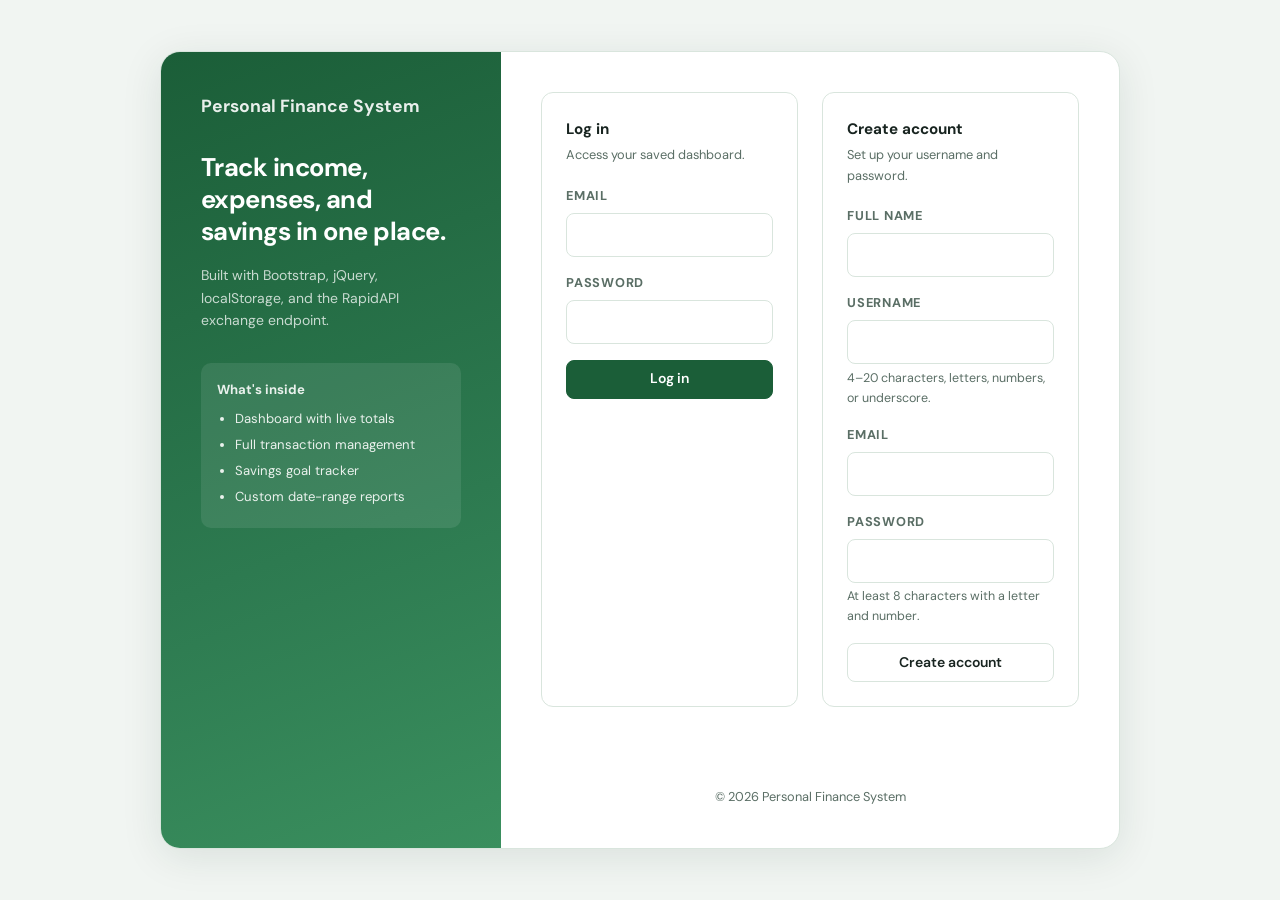
<file: reports.html>
<!DOCTYPE html>
<html lang="en">
<head>
  <meta charset="UTF-8">
  <meta name="viewport" content="width=device-width, initial-scale=1.0">
  <title>Reports | Personal Finance System</title>
  <link rel="preconnect" href="https://fonts.googleapis.com">
  <link rel="preconnect" href="https://fonts.gstatic.com" crossorigin>
  <link href="https://fonts.googleapis.com/css2?family=DM+Sans:wght@400;500;600;700&display=swap" rel="stylesheet">
  <link href="https://cdn.jsdelivr.net/npm/bootstrap@5.3.3/dist/css/bootstrap.min.css" rel="stylesheet">
  <link rel="stylesheet" href="styles/style.css">
</head>
<body>
  <div id="mainNavContainer"></div>
  <div class="wrap">
    <div class="frame">

      <div class="hero mb-3">
        <div class="row align-items-center g-3">
          <div class="col-md-8">
            <div class="kicker">Reports</div>
            <h1 class="page-title">Custom date-range report</h1>
            <p class="page-sub">
              Amounts are shown in your profile currency.
              To change the currency, go to <a href="profile.html">your profile</a> — savings will be converted automatically.
            </p>
          </div>
          <div class="col-md-4 text-md-end">
            <span id="currencyNote" class="badge badge-income" style="font-size:.8rem;padding:.5rem 1rem;"></span>
          </div>
        </div>
      </div>

      <div class="section-card mb-3">
        <form id="reportForm" class="row g-3 align-items-end" novalidate>
          <div class="col-md-4">
            <label class="form-label" for="startDate">Start date</label>
            <input class="form-control" id="startDate" type="date" required>
          </div>
          <div class="col-md-4">
            <label class="form-label" for="endDate">End date</label>
            <input class="form-control" id="endDate" type="date" required>
          </div>
          <div class="col-md-4">
            <button class="btn btn-primary btn-w" type="submit">Generate report</button>
          </div>
        </form>
        <div id="reportMessage" class="mt-3"></div>
      </div>

      <div class="row g-3">
        <div class="col-md-4">
          <div class="stat-card">
            <div class="stat-label">Balance in period</div>
            <div class="stat-value" id="reportBalance">—</div>
          </div>
        </div>
        <div class="col-md-4">
          <div class="stat-card">
            <div class="stat-label">Income in period</div>
            <div class="stat-value amt-income" id="reportIncome">—</div>
          </div>
        </div>
        <div class="col-md-4">
          <div class="stat-card">
            <div class="stat-label">Expenses in period</div>
            <div class="stat-value amt-expense" id="reportExpenses">—</div>
          </div>
        </div>
      </div>

      <div class="footer">© 2026 Personal Finance System</div>
    </div>
  </div>

  <script src="https://code.jquery.com/jquery-3.7.1.min.js"></script>
  <script src="https://cdn.jsdelivr.net/npm/bootstrap@5.3.3/dist/js/bootstrap.bundle.min.js"></script>
  <script src="scripts/app.js"></script>
  <script>
    $(async function () {
      PFM.requireLogin();
      PFM.renderNav('reports');

      var currency = 'EUR';
      try {
        var profile = await PFM.getProfile();
        currency = profile.currency || 'EUR';
        var map     = PFM.getCurrencyMap();
        var curName = (map[currency] || map.EUR).name;
        $('#currencyNote').text('Currency: ' + currency + ' — ' + curName);
      } catch (e) {}

      var now = new Date();
      var y   = now.getFullYear();
      var m   = String(now.getMonth() + 1).padStart(2, '0');
      $('#startDate').val(y + '-' + m + '-01');
      $('#endDate').val(now.toISOString().split('T')[0]);

      $('#reportForm').on('submit', async function (e) {
        e.preventDefault();
        var startDate = $('#startDate').val();
        var endDate   = $('#endDate').val();

        if (startDate > endDate)
          return PFM.showMessage('#reportMessage', 'danger', 'Start date must be before or equal to end date.');

        try {
          var report = await $.ajax({
            url: PFM.API_BASE + '/reports/summary',
            headers: PFM.getAuthHeaders(),
            data: { startDate: startDate, endDate: endDate }
          });
          $('#reportBalance').text(PFM.formatAmount(report.balance, currency));
          $('#reportIncome').text(PFM.formatAmount(report.income, currency));
          $('#reportExpenses').text(PFM.formatAmount(report.expenses, currency));
          PFM.showMessage('#reportMessage', 'success',
            'Report generated for ' + report.count + ' transaction' + (report.count === 1 ? '' : 's') +
            ' between ' + startDate + ' and ' + endDate + '.');
        } catch (xhr) {
          var msg = (xhr.responseJSON && xhr.responseJSON.error) || 'Report failed.';
          PFM.showMessage('#reportMessage', 'danger', msg);
        }
      });
    });
  </script>
</body>
</html>
</file>
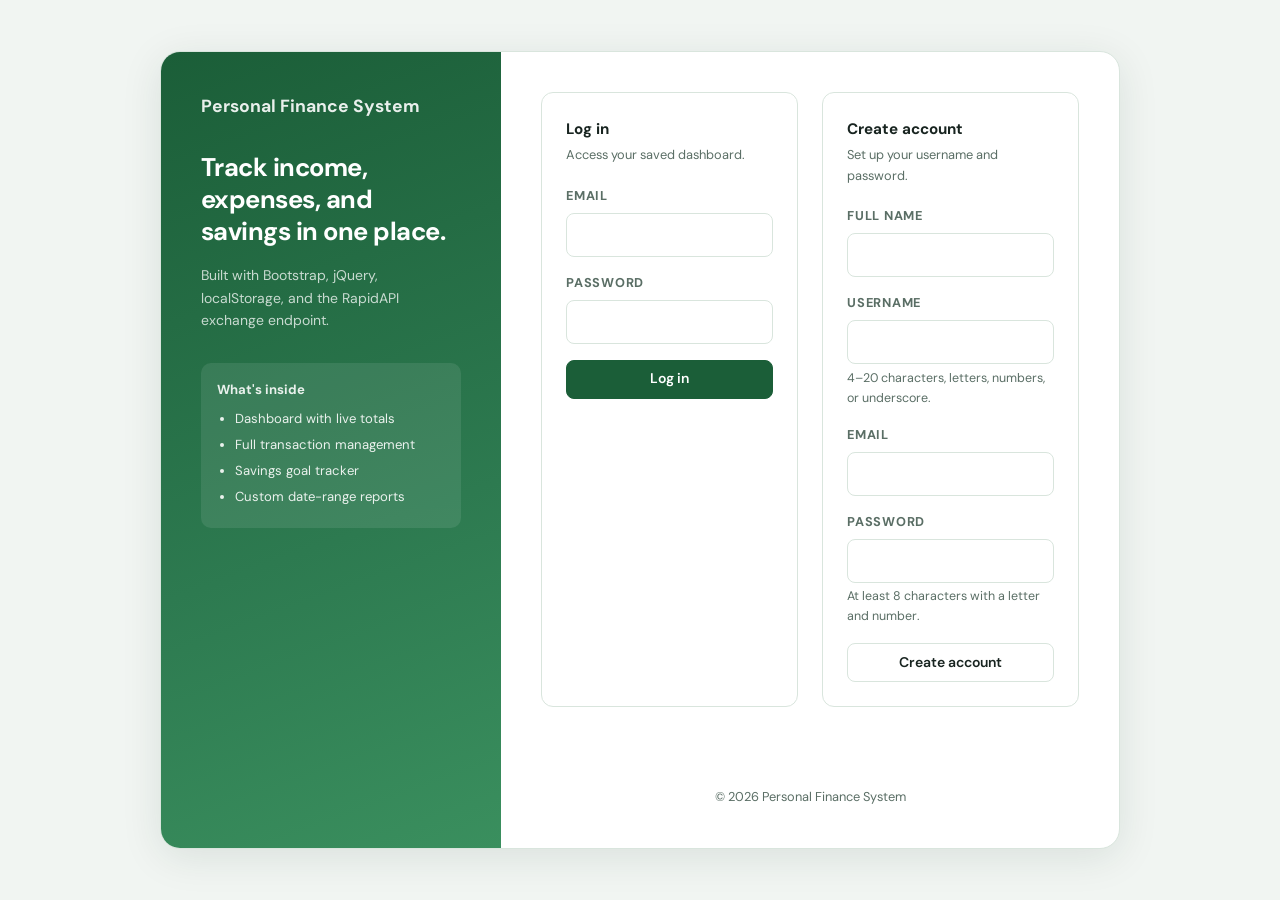
<file: savings.html>
<!DOCTYPE html>
<html lang="en">
<head>
  <meta charset="UTF-8">
  <meta name="viewport" content="width=device-width, initial-scale=1.0">
  <title>Savings | Personal Finance System</title>
  <link rel="preconnect" href="https://fonts.googleapis.com">
  <link rel="preconnect" href="https://fonts.gstatic.com" crossorigin>
  <link href="https://fonts.googleapis.com/css2?family=DM+Sans:wght@400;500;600;700&display=swap" rel="stylesheet">
  <link href="https://cdn.jsdelivr.net/npm/bootstrap@5.3.3/dist/css/bootstrap.min.css" rel="stylesheet">
  <link rel="stylesheet" href="styles/style.css">
</head>
<body>
  <div id="mainNavContainer"></div>
  <div class="wrap">
    <div class="frame">

      <div class="hero mb-3">
        <div class="kicker">Savings</div>
        <h1 class="page-title">Manage your savings</h1>
        <p class="page-sub">Add to your total, or edit the stored values directly when needed.</p>
      </div>

      <div class="row g-3">

        <div class="col-xl-4">
          <div class="section-card h-100">
            <div class="section-title mb-3">Overview</div>
            <div class="stat-label">Current total</div>
            <div class="stat-value mb-3" id="currentSavings"></div>
            <div class="stat-label">Goal</div>
            <div class="stat-value mb-3" id="currentGoal"></div>
            <div class="progress"><div class="progress-bar" id="goalBar" style="width:0%"></div></div>
            <div class="text-muted mt-2" style="font-size:.85rem;" id="goalProgressText"></div>
          </div>
        </div>

        <div class="col-xl-4">
          <div class="section-card h-100">
            <div class="section-title mb-1">Add to savings</div>
            <div class="section-desc mb-3">Increments the total instead of replacing it.</div>
            <form id="addSavingsForm" novalidate>
              <div class="field">
                <label class="form-label" for="addSavingsAmount">Amount to add</label>
                <input class="form-control" id="addSavingsAmount" type="number" min="0.01" step="0.01" required>
              </div>
              <button class="btn btn-primary" type="submit">Add to savings</button>
            </form>
            <div id="addSavingsMessage" class="mt-3"></div>
          </div>
        </div>

        <div class="col-xl-4">
          <div class="section-card h-100">
            <div class="section-title mb-1">Edit totals directly</div>
            <div class="section-desc mb-3">Use this only to correct stored values.</div>
            <form id="editSavingsForm" novalidate>
              <div class="field">
                <label class="form-label" for="editSavingsTotal">Total savings</label>
                <input class="form-control" id="editSavingsTotal" type="number" min="0" step="0.01">
              </div>
              <div class="field">
                <label class="form-label" for="editSavingsGoal">Savings goal</label>
                <input class="form-control" id="editSavingsGoal" type="number" min="0" step="0.01">
              </div>
              <button class="btn btn-outline" type="submit">Save changes</button>
            </form>
            <div id="editSavingsMessage" class="mt-3"></div>
          </div>
        </div>

      </div>

      <div class="footer">© 2026 Personal Finance System</div>
    </div>
  </div>

  <script src="https://code.jquery.com/jquery-3.7.1.min.js"></script>
  <script src="https://cdn.jsdelivr.net/npm/bootstrap@5.3.3/dist/js/bootstrap.bundle.min.js"></script>
  <script src="scripts/app.js"></script>
  <script>
    $(async function () {
      PFM.requireLogin();
      PFM.renderNav('savings');

      var currency = 'EUR';

      function renderSavings(data) {
        $('#currentSavings').text(PFM.formatAmount(data.totalSavings || 0, currency));
        $('#currentGoal').text(PFM.formatAmount(data.savingsGoal || 0, currency));
        $('#goalBar').css('width', (data.progress || 0) + '%');
        $('#goalProgressText').text((data.progress || 0).toFixed(0) + '% of your goal reached.');
        $('#editSavingsTotal').val(data.totalSavings || 0);
        $('#editSavingsGoal').val(data.savingsGoal || 0);
      }

      try {
        var profile = await PFM.getProfile();
        currency = profile.currency || 'EUR';
        var goal = profile.savingsGoal || 0;
        var progress = goal <= 0 ? 0 : Math.min(100, Math.max(0, (profile.totalSavings / goal) * 100));
        renderSavings({ totalSavings: profile.totalSavings, savingsGoal: goal, progress: progress });
      } catch (xhr) {
        if (xhr.status === 401) { PFM.logout(); window.location.href = 'authentication.html'; }
      }

      $('#addSavingsForm').on('submit', async function (e) {
        e.preventDefault();
        var amount = Number($('#addSavingsAmount').val());
        if (amount <= 0) return PFM.showMessage('#addSavingsMessage', 'danger', 'Enter an amount greater than 0.');
        try {
          var res = await $.ajax({
            url: PFM.API_BASE + '/savings/add',
            method: 'PATCH', contentType: 'application/json',
            headers: PFM.getAuthHeaders(),
            data: JSON.stringify({ amount: amount })
          });
          $('#addSavingsAmount').val('');
          PFM.showMessage('#addSavingsMessage', 'success', 'Savings updated successfully.');
          renderSavings(res);
        } catch (xhr) {
          var msg = (xhr.responseJSON && xhr.responseJSON.error) || 'Update failed.';
          PFM.showMessage('#addSavingsMessage', 'danger', msg);
        }
      });

      $('#editSavingsForm').on('submit', async function (e) {
        e.preventDefault();
        try {
          var res = await $.ajax({
            url: PFM.API_BASE + '/savings/edit',
            method: 'PATCH', contentType: 'application/json',
            headers: PFM.getAuthHeaders(),
            data: JSON.stringify({
              totalSavings: Number($('#editSavingsTotal').val() || 0),
              savingsGoal:  Number($('#editSavingsGoal').val() || 0)
            })
          });
          PFM.showMessage('#editSavingsMessage', 'success', 'Values updated.');
          renderSavings(res);
        } catch (xhr) {
          var msg = (xhr.responseJSON && xhr.responseJSON.error) || 'Update failed.';
          PFM.showMessage('#editSavingsMessage', 'danger', msg);
        }
      });
    });
  </script>
</body>
</html>
</file>
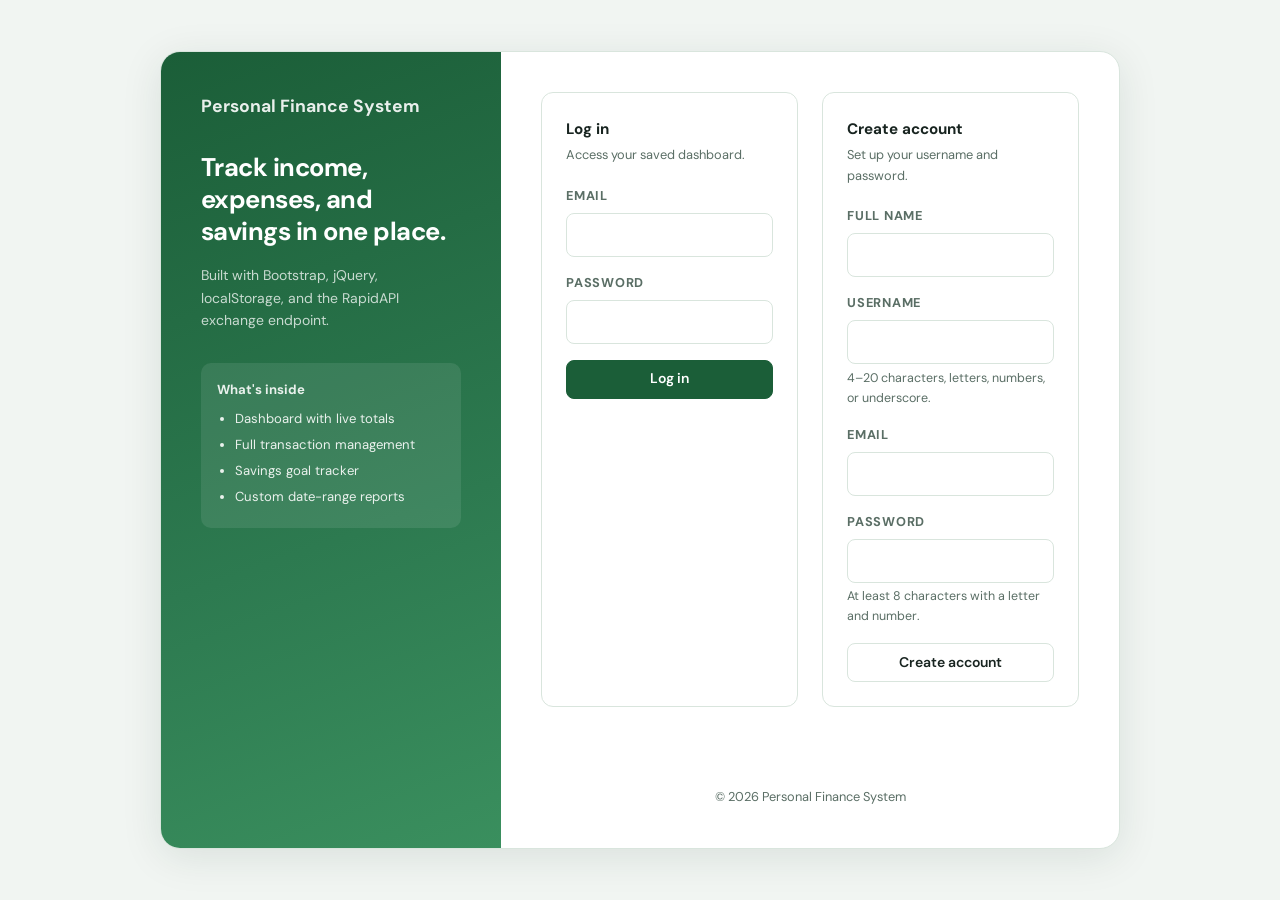
<file: transactions.html>
<!DOCTYPE html>
<html lang="en">
<head>
  <meta charset="UTF-8">
  <meta name="viewport" content="width=device-width, initial-scale=1.0">
  <title>Transactions | Personal Finance System</title>
  <link rel="preconnect" href="https://fonts.googleapis.com">
  <link rel="preconnect" href="https://fonts.gstatic.com" crossorigin>
  <link href="https://fonts.googleapis.com/css2?family=DM+Sans:wght@400;500;600;700&display=swap" rel="stylesheet">
  <link href="https://cdn.jsdelivr.net/npm/bootstrap@5.3.3/dist/css/bootstrap.min.css" rel="stylesheet">
  <link rel="stylesheet" href="styles/style.css">
</head>
<body>
  <div id="mainNavContainer"></div>
  <div class="wrap">
    <div class="frame">

      <div class="hero mb-3">
        <div class="row align-items-center g-3">
          <div class="col-md-8">
            <div class="kicker">Transactions</div>
            <h1 class="page-title">Transaction history</h1>
            <p class="page-sub">View, search, and filter all your records.</p>
          </div>
          <div class="col-md-4 text-md-end">
            <a class="btn btn-primary" href="new-transaction.html">Add transaction</a>
          </div>
        </div>
      </div>

      <div class="section-card mb-3">
        <div class="row g-3 align-items-end">
          <div class="col-md-4">
            <label class="form-label" for="searchText">Search</label>
            <input class="form-control" id="searchText" type="text" placeholder="Description or category…">
          </div>
          <div class="col-md-3">
            <label class="form-label" for="filterType">Type</label>
            <select class="form-select" id="filterType">
              <option value="">All types</option>
              <option value="Income">Income</option>
              <option value="Expense">Expense</option>
            </select>
          </div>
          <div class="col-md-3">
            <label class="form-label" for="filterCategory">Category</label>
            <select class="form-select" id="filterCategory">
              <option value="">All categories</option>
            </select>
          </div>
          <div class="col-md-2">
            <button class="btn btn-outline btn-w" id="clearFilters" type="button">Clear</button>
          </div>
        </div>
      </div>

      <div class="section-card">
        <div class="section-head">
          <div>
            <div class="section-title">Transactions</div>
            <div class="section-desc" id="countText">Showing all</div>
          </div>
        </div>
        <div class="table-wrap">
          <table class="table">
            <thead>
              <tr>
                <th>Date</th>
                <th>Type</th>
                <th>Category</th>
                <th>Description</th>
                <th>Amount</th>
                <th>Status</th>
                <th class="text-end">Actions</th>
              </tr>
            </thead>
            <tbody id="transactionTableBody"></tbody>
          </table>
        </div>
      </div>

      <div class="footer">© 2026 Personal Finance System</div>
    </div>
  </div>

  <script src="https://code.jquery.com/jquery-3.7.1.min.js"></script>
  <script src="https://cdn.jsdelivr.net/npm/bootstrap@5.3.3/dist/js/bootstrap.bundle.min.js"></script>
  <script src="scripts/app.js"></script>
  <script>
    $(async function () {
      PFM.requireLogin();
      PFM.renderNav('transactions');

      var categories = PFM.getCategories();
      var allCats    = Array.from(new Set(categories.Income.concat(categories.Expense)));
      var catHtml    = '<option value="">All categories</option>';
      allCats.forEach(function (c) { catHtml += '<option value="' + c + '">' + c + '</option>'; });
      $('#filterCategory').html(catHtml);

      var currency = 'EUR';
      try {
        var profile = await PFM.getProfile();
        currency = profile.currency || 'EUR';
      } catch (e) {}

      async function renderTable() {
        var params = {};
        var text = $('#searchText').val().trim();
        var type = $('#filterType').val();
        var cat  = $('#filterCategory').val();
        if (text) params.search   = text;
        if (type) params.type     = type;
        if (cat)  params.category = cat;

        try {
          var res = await $.ajax({ url: PFM.API_BASE + '/transactions', headers: PFM.getAuthHeaders(), data: params });
          $('#countText').text('Showing ' + res.count + ' transaction' + (res.count === 1 ? '' : 's'));
          if (!res.items.length) {
            $('#transactionTableBody').html('<tr><td colspan="7"><div class="empty">No transactions matched your filters.</div></td></tr>');
            return;
          }
          $('#transactionTableBody').html(res.items.map(function (item) { return PFM.transactionRow(item, currency); }).join(''));
        } catch (xhr) {
          if (xhr.status === 401) { PFM.logout(); window.location.href = 'authentication.html'; }
        }
      }

      renderTable();
      $('#searchText, #filterType, #filterCategory').on('input change', renderTable);
      $('#clearFilters').on('click', function () {
        $('#searchText').val('');
        $('#filterType').val('');
        $('#filterCategory').val('');
        renderTable();
      });
    });
  </script>
</body>
</html>
</file>
<file: styles/style.css>
/* ── Variables ─────────────────────────────────────────── */
:root {
  --bg:        #F1F5F2;
  --surface:   #FFFFFF;
  --border:    #D9E5DD;
  --text:      #182420;
  --muted:     #5A6E65;
  --primary:   #1B5E38;
  --primary-h: #144A2C;
  --accent:    #E8A020;
  --green:     #16A34A;
  --red:       #DC2626;
  --radius:    14px;
  --shadow:    0 2px 12px rgba(20,50,35,.07);
}

/* ── Base ──────────────────────────────────────────────── */
*, *::before, *::after { box-sizing: border-box; }

html, body {
  min-height: 100%;
  margin: 0;
}

body {
  background: var(--bg);
  color: var(--text);
  font-family: "DM Sans", Arial, sans-serif;
  font-size: 15px;
  line-height: 1.6;
}

a { text-decoration: none; }

/* ── Layout ────────────────────────────────────────────── */
.wrap {
  padding: 2rem 0 3rem;
}

.frame {
  width: min(1360px, calc(100% - 2rem));
  margin: 0 auto;
}

/* ── Navbar ────────────────────────────────────────────── */
.navbar-app {
  background: var(--surface);
  border-bottom: 1px solid var(--border);
  padding: .75rem 0;
}

.navbar-app .frame {
  display: flex;
  align-items: center;
  gap: 1.5rem;
  flex-wrap: wrap;
}

.brand {
  font-weight: 700;
  font-size: 1rem;
  color: var(--primary);
  letter-spacing: -.01em;
  white-space: nowrap;
}

.brand:hover { color: var(--primary-h); }

.nav-pills { display: flex; gap: .25rem; list-style: none; margin: 0; padding: 0; }

.nav-pills .nav-link {
  color: var(--muted);
  font-weight: 600;
  font-size: .875rem;
  padding: .4rem .9rem;
  border-radius: 8px;
}

.nav-pills .nav-link.active,
.nav-pills .nav-link:hover {
  background: rgba(27,94,56,.1);
  color: var(--primary);
}

.navbar-toggler {
  border: 1px solid var(--border);
  border-radius: 8px;
  padding: .35rem .6rem;
  background: none;
  cursor: pointer;
  margin-left: auto;
}

.navbar-collapse { flex: 1; }

/* ── Avatar button ─────────────────────────────────────── */
.avatar-btn {
  width: 38px;
  height: 38px;
  border: none;
  border-radius: 50%;
  background: var(--primary);
  color: #fff;
  font-weight: 700;
  font-size: .9rem;
  cursor: pointer;
  flex-shrink: 0;
}

.dropdown-menu {
  border: 1px solid var(--border);
  border-radius: 12px;
  box-shadow: 0 8px 24px rgba(0,0,0,.1);
  padding: .5rem;
  min-width: 180px;
}

.dropdown-item {
  border-radius: 8px;
  font-size: .875rem;
  padding: .45rem .75rem;
}

.dropdown-item:hover { background: var(--bg); }

/* ── Cards ─────────────────────────────────────────────── */
.card {
  background: var(--surface);
  border: 1px solid var(--border);
  border-radius: var(--radius);
  box-shadow: var(--shadow);
}

.card-body { padding: 1.5rem; }

/* ── Hero section ──────────────────────────────────────── */
.hero {
  background: var(--surface);
  border: 1px solid var(--border);
  border-radius: var(--radius);
  box-shadow: var(--shadow);
  padding: 2rem;
  margin-bottom: 1.25rem;
}

.kicker {
  font-size: .75rem;
  font-weight: 700;
  text-transform: uppercase;
  letter-spacing: .1em;
  color: var(--primary);
  margin-bottom: .5rem;
}

.page-title {
  font-size: clamp(1.75rem, 4vw, 2.75rem);
  font-weight: 700;
  letter-spacing: -.02em;
  line-height: 1.1;
  margin: 0 0 .5rem;
}

.page-sub {
  color: var(--muted);
  margin: 0;
  font-size: .95rem;
}

/* ── Stat grid ─────────────────────────────────────────── */
.stat-grid {
  display: grid;
  grid-template-columns: repeat(4, 1fr);
  gap: 1rem;
  margin-bottom: 1.25rem;
}

.stat-card {
  background: var(--surface);
  border: 1px solid var(--border);
  border-radius: var(--radius);
  box-shadow: var(--shadow);
  padding: 1.25rem;
}

.stat-card.highlight {
  background: linear-gradient(135deg, rgba(27,94,56,.08), rgba(232,160,32,.1));
}

.stat-label {
  font-size: .7rem;
  font-weight: 700;
  text-transform: uppercase;
  letter-spacing: .1em;
  color: var(--muted);
  margin-bottom: .5rem;
}

.stat-value {
  font-size: clamp(1.5rem, 3vw, 2.2rem);
  font-weight: 700;
  letter-spacing: -.02em;
  line-height: 1;
  margin-bottom: .4rem;
}

.stat-note {
  font-size: .82rem;
  color: var(--muted);
}

/* ── Section card ──────────────────────────────────────── */
.section-card {
  background: var(--surface);
  border: 1px solid var(--border);
  border-radius: var(--radius);
  box-shadow: var(--shadow);
  padding: 1.5rem;
}

.section-head {
  display: flex;
  align-items: center;
  justify-content: space-between;
  gap: 1rem;
  margin-bottom: 1.25rem;
}

.section-title {
  font-size: 1rem;
  font-weight: 700;
  margin: 0;
}

.section-desc {
  font-size: .85rem;
  color: var(--muted);
  margin: .2rem 0 0;
}

/* ── Info panel ────────────────────────────────────────── */
.info-box {
  background: var(--bg);
  border: 1px solid var(--border);
  border-radius: 10px;
  padding: 1rem 1.1rem;
}

/* ── Progress ──────────────────────────────────────────── */
.progress {
  height: 8px;
  background: var(--bg);
  border-radius: 999px;
  overflow: hidden;
  margin-top: .75rem;
}

.progress-bar {
  height: 100%;
  background: linear-gradient(90deg, var(--primary), #3A8F5E);
  border-radius: 999px;
  transition: width .4s ease;
}

/* ── Buttons ───────────────────────────────────────────── */
.btn {
  display: inline-flex;
  align-items: center;
  gap: .4rem;
  font-weight: 600;
  font-size: .875rem;
  border-radius: 8px;
  padding: .55rem 1.1rem;
  cursor: pointer;
  border: 1px solid transparent;
  transition: background .15s, border-color .15s, color .15s;
  line-height: 1.4;
}

.btn-primary {
  background: var(--primary);
  border-color: var(--primary);
  color: #fff;
}

.btn-primary:hover, .btn-primary:focus {
  background: var(--primary-h);
  border-color: var(--primary-h);
  color: #fff;
}

.btn-accent {
  background: var(--accent);
  border-color: var(--accent);
  color: #1a0f00;
}

.btn-accent:hover {
  background: #d4911a;
  border-color: #d4911a;
  color: #1a0f00;
}

.btn-outline {
  background: transparent;
  border-color: var(--border);
  color: var(--text);
}

.btn-outline:hover { background: var(--bg); }

.btn-sm { padding: .35rem .75rem; font-size: .8rem; }

.btn-danger-soft {
  background: rgba(220,38,38,.08);
  border-color: rgba(220,38,38,.15);
  color: var(--red);
}

.btn-danger-soft:hover { background: rgba(220,38,38,.15); }

.btn-w { width: 100%; justify-content: center; }

/* ── Forms ─────────────────────────────────────────────── */
.form-label {
  font-size: .8rem;
  font-weight: 700;
  color: var(--muted);
  text-transform: uppercase;
  letter-spacing: .06em;
  margin-bottom: .4rem;
  display: block;
}

.form-control,
.form-select {
  width: 100%;
  border: 1px solid var(--border);
  border-radius: 8px;
  padding: .6rem .85rem;
  font-size: .9rem;
  font-family: inherit;
  background: var(--surface);
  color: var(--text);
  min-height: 44px;
  transition: border-color .15s, box-shadow .15s;
  -webkit-appearance: none;
  appearance: none;
}

.form-select {
  background-image: url("data:image/svg+xml,%3Csvg xmlns='http://www.w3.org/2000/svg' width='12' height='12' viewBox='0 0 12 12'%3E%3Cpath fill='%235A6E65' d='M6 8L1 3h10z'/%3E%3C/svg%3E");
  background-repeat: no-repeat;
  background-position: right .75rem center;
  padding-right: 2.25rem;
}

.form-control:focus,
.form-select:focus {
  outline: none;
  border-color: var(--primary);
  box-shadow: 0 0 0 3px rgba(27,94,56,.12);
}

.form-control[readonly] { background: var(--bg); cursor: default; }

.form-hint {
  font-size: .78rem;
  color: var(--muted);
  margin-top: .3rem;
}

.field { margin-bottom: 1rem; }

/* ── Tables ────────────────────────────────────────────── */
.table-wrap { overflow-x: auto; }

.table {
  width: 100%;
  border-collapse: collapse;
  font-size: .875rem;
}

.table th {
  font-size: .7rem;
  font-weight: 700;
  text-transform: uppercase;
  letter-spacing: .08em;
  color: var(--muted);
  padding: .75rem 1rem;
  border-bottom: 2px solid var(--border);
  white-space: nowrap;
  background: var(--surface);
}

.table td {
  padding: .8rem 1rem;
  border-bottom: 1px solid var(--bg);
  vertical-align: middle;
}

.table tr:last-child td { border-bottom: none; }

.table tr:hover td { background: #FAFCFB; }

.amt-income { color: var(--green); font-weight: 700; }
.amt-expense { color: var(--red); font-weight: 700; }

/* ── Badges ────────────────────────────────────────────── */
.badge {
  display: inline-block;
  padding: .3rem .65rem;
  border-radius: 999px;
  font-size: .72rem;
  font-weight: 700;
  letter-spacing: .03em;
}

.badge-income  { background: rgba(22,163,74,.1);  color: var(--green); }
.badge-expense { background: rgba(220,38,38,.1);   color: var(--red); }
.badge-completed, .badge-verified, .badge-cleared {
  background: rgba(22,163,74,.1); color: var(--green);
}
.badge-pending  { background: rgba(232,160,32,.15); color: #92520A; }
.badge-flagged  { background: rgba(220,38,38,.1);   color: var(--red); }

/* ── Alerts ────────────────────────────────────────────── */
.alert {
  border-radius: 8px;
  padding: .75rem 1rem;
  font-size: .875rem;
  border: 1px solid transparent;
}

.alert-success { background: rgba(22,163,74,.1);  border-color: rgba(22,163,74,.2);  color: #145D31; }
.alert-danger  { background: rgba(220,38,38,.08); border-color: rgba(220,38,38,.15); color: #991B1B; }
.alert-warning { background: rgba(232,160,32,.12);border-color: rgba(232,160,32,.2); color: #78450A; }
.alert-info    { background: rgba(27,94,56,.08);  border-color: rgba(27,94,56,.15);  color: var(--primary); }

/* ── Empty state ───────────────────────────────────────── */
.empty {
  text-align: center;
  color: var(--muted);
  padding: 3rem 1rem;
  font-size: .9rem;
}

/* ── Auth page ─────────────────────────────────────────── */
.auth-layout {
  min-height: 100vh;
  display: flex;
  align-items: center;
  justify-content: center;
  padding: 1.5rem;
}

.auth-card {
  width: 100%;
  max-width: 960px;
  background: var(--surface);
  border: 1px solid var(--border);
  border-radius: 20px;
  box-shadow: 0 8px 40px rgba(20,50,35,.1);
  overflow: hidden;
  display: grid;
  grid-template-columns: 340px 1fr;
}

.auth-side {
  background: linear-gradient(160deg, #1B5E38 0%, #2D7A50 60%, #3A8F5E 100%);
  padding: 2.5rem;
  display: flex;
  flex-direction: column;
  gap: 2rem;
  color: #fff;
}

.auth-brand {
  font-size: 1.1rem;
  font-weight: 700;
  opacity: .9;
}

.auth-headline {
  font-size: 1.6rem;
  font-weight: 700;
  line-height: 1.25;
  letter-spacing: -.02em;
}

.auth-sub {
  font-size: .875rem;
  opacity: .75;
  line-height: 1.6;
}

.auth-features {
  background: rgba(255,255,255,.1);
  border-radius: 10px;
  padding: 1rem;
  font-size: .82rem;
  opacity: .9;
}

.auth-features ul {
  margin: .5rem 0 0;
  padding-left: 1.1rem;
}

.auth-features li { margin-bottom: .3rem; }

.auth-forms {
  padding: 2.5rem;
  display: flex;
  flex-direction: column;
  gap: 1.5rem;
}

.auth-forms-grid {
  display: grid;
  grid-template-columns: 1fr 1fr;
  gap: 1.5rem;
  flex: 1;
}

.auth-panel {
  border: 1px solid var(--border);
  border-radius: 12px;
  padding: 1.5rem;
}

.auth-panel-title {
  font-size: .95rem;
  font-weight: 700;
  margin: 0 0 .25rem;
}

.auth-panel-sub {
  font-size: .8rem;
  color: var(--muted);
  margin: 0 0 1.25rem;
}

/* ── CTA actions row ───────────────────────────────────── */
.actions-row {
  display: flex;
  flex-wrap: wrap;
  gap: .5rem;
  align-items: center;
}

/* ── Footer ────────────────────────────────────────────── */
.footer {
  text-align: center;
  color: var(--muted);
  font-size: .8rem;
  padding: 2rem 0 0;
}

/* ── Utility ───────────────────────────────────────────── */
.text-muted { color: var(--muted); }
.fw-bold { font-weight: 700; }
.mb-0  { margin-bottom: 0; }
.mb-1  { margin-bottom: .25rem; }
.mb-2  { margin-bottom: .5rem; }
.mb-3  { margin-bottom: 1rem; }
.mb-4  { margin-bottom: 1.5rem; }
.mt-3  { margin-top: 1rem; }
.mt-4  { margin-top: 1.5rem; }
.me-2  { margin-right: .5rem; }
.gap-2 { gap: .5rem; }
.gap-3 { gap: 1rem; }
.d-flex { display: flex; }
.align-items-center { align-items: center; }
.justify-content-between { justify-content: space-between; }
.flex-wrap { flex-wrap: wrap; }
.text-end { text-align: right; }
.w-100 { width: 100%; }
.h-100 { height: 100%; }

/* ── Bootstrap overrides ───────────────────────────────── */
.row { --bs-gutter-x: 1.25rem; }

/* ── Responsive ────────────────────────────────────────── */
@media (max-width: 1200px) {
  .stat-grid { grid-template-columns: repeat(2, 1fr); }
}

@media (max-width: 900px) {
  .auth-card { grid-template-columns: 1fr; }
  .auth-side { display: none; }
  .auth-forms-grid { grid-template-columns: 1fr; }
}

@media (max-width: 640px) {
  .stat-grid { grid-template-columns: 1fr; }
  .hero { padding: 1.25rem; }
  .section-card { padding: 1.25rem; }
  .frame { width: calc(100% - 1rem); }
}
</file>
